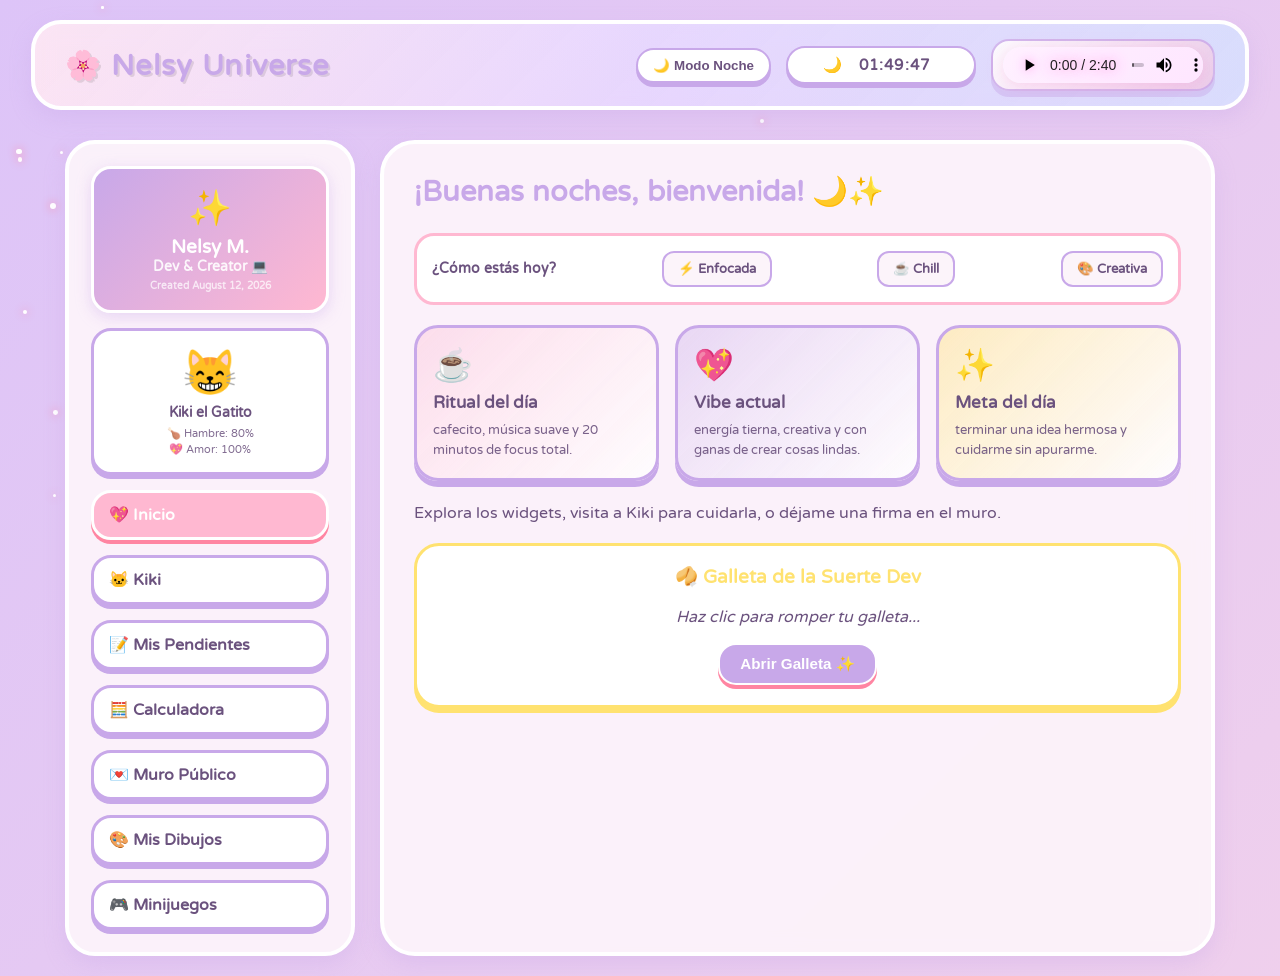
<file: index.html>
<!DOCTYPE html>
<html lang="es">
<head>
    <meta charset="UTF-8">
    <meta name="viewport" content="width=device-width, initial-scale=1.0">
    <title>Nelsy Universe ✨ - Ultra Portal Pro</title>
    <link href="https://fonts.googleapis.com/css2?family=Varela+Round&display=swap" rel="stylesheet">
    <link rel="stylesheet" href="./assets/css/styles.css">
</head>
<body>

    <div class="contenedor-universo" id="universoBox"></div>

    <!-- HEADER -->
    <header class="header-kawaii">
        <div class="logo-kawaii">🌸 Nelsy Universe</div>
        
        <div class="header-controles">
            <button class="theme-btn" id="btnTheme" onclick="toggleDarkMode()">🌙 Modo Noche</button>

            <div class="reloj-box">
                <span id="iconoHora">☀️</span>
                <span id="relojTexto">00:00:00</span>
            </div>

            <div class="audio-shell">
                <audio id="miAudio" controls>
                    <source src="./musica.mp3.mp3" type="audio/mpeg">
                </audio>
            </div>
        </div>
    </header>

    <!-- DASHBOARD -->
    <div class="dashboard-layout">
        
        <!-- SIDEBAR -->
        <aside class="sidebar-izq">
            <div class="perfil-badge" id="perfilBadge" role="button" tabindex="0" aria-haspopup="dialog" aria-label="Ver foto de Nelsy M.">
                <div style="font-size: 2.2rem;">✨</div>
                <div style="font-size: 1.2rem; margin-top: 5px;">Nelsy M.</div>
                <div style="font-size: 0.85rem; opacity: 0.9;">Dev & Creator 💻</div>
                <time class="creator-date" datetime="2026-08-12">Created August 12, 2026</time>
            </div>

            <dialog class="perfil-foto-dialog" id="perfilFotoDialog" aria-label="Foto de Nelsy M.">
                <button class="perfil-foto-cerrar" id="cerrarFotoPerfil" type="button" aria-label="Cerrar">×</button>
                <img src="./foto%20web%20site.jpg" alt="Ilustración de Nelsy M. sentada en un sofá junto a My Melody">
            </dialog>

            <!-- MASCOTA VIRTUAL -->
            <div class="pet-widget" id="petWidget" role="button" tabindex="0" aria-label="Interactuar con Kiki">
                <div class="pet-avatar" id="petEmoji" style="cursor: pointer;" title="Toca para acariciar a Kiki 💕">🐱</div>
                <div style="font-size: 0.85rem; font-weight: bold; margin-top: 4px;">Kiki el Gatito</div>
                <div style="font-size: 0.7rem; opacity: 0.85; margin-top: 5px; line-height: 1.4;">
                    <div>🍗 Hambre: <span id="petHambre">80</span>%</div>
                    <div>💖 Amor: <span id="petLove">100</span>%</div>
                </div>
            </div>

            <button class="menu-btn activo" onclick="irACapa('inicio', this)">💖 Inicio</button>
            <button class="menu-btn" onclick="irACapa('kiki', this)">🐱 Kiki</button>
            <button class="menu-btn" onclick="irACapa('metas', this)">📝 Mis Pendientes</button>
            <button class="menu-btn" onclick="irACapa('calculadora', this)">🧮 Calculadora</button>
            <button class="menu-btn" onclick="irACapa('muro', this)">💌 Muro Público</button>
            <button class="menu-btn" onclick="irACapa('dibujos', this)">🎨 Mis Dibujos</button>
            <button class="menu-btn" onclick="irACapa('juego', this)">🎮 Minijuegos</button>
        </aside>

        <!-- CONTENIDO -->
        <main class="panel-contenido">
            
            <!-- INICIO -->
            <div id="inicio" class="capa activa">
                <h2 id="saludoBienvenida">¡Bienvenida a mi espacio! ✨</h2>

                <div class="mood-box">
                    <span style="font-weight: bold; font-size: 0.9rem;">¿Cómo estás hoy?</span>
                    <button class="mood-btn" onclick="cambiarMood('⚡ Modo Foco', '¡A darle con todo al código hoy! 🔥')">⚡ Enfocada</button>
                    <button class="mood-btn" onclick="cambiarMood('☕ Modo Chill', 'Un cafecito y buenas canciones para acompañar 🎵')">☕ Chill</button>
                    <button class="mood-btn" onclick="cambiarMood('🎨 Inspirada', '¡Creando cosas hermosas e interactivas! ✨')">🎨 Creativa</button>
                </div>

                <div class="quick-grid">
                    <div class="mini-card pink-card">
                        <span class="mini-icon">☕</span>
                        <h3>Ritual del día</h3>
                        <p>cafecito, música suave y 20 minutos de focus total.</p>
                    </div>
                    <div class="mini-card purple-card">
                        <span class="mini-icon">💖</span>
                        <h3>Vibe actual</h3>
                        <p>energía tierna, creativa y con ganas de crear cosas lindas.</p>
                    </div>
                    <div class="mini-card gold-card">
                        <span class="mini-icon">✨</span>
                        <h3>Meta del día</h3>
                        <p>terminar una idea hermosa y cuidarme sin apurarme.</p>
                    </div>
                </div>
                
                <p id="mensajeMood">Explora los widgets, visita a Kiki para cuidarla, o déjame una firma en el muro.</p>
                
                <!-- FORTUNE COOKIE / ORÁCULO -->
                <div class="oracle-container">
                    <h3 style="margin-top:0; color: var(--amarillo-estrella);">🥠 Galleta de la Suerte Dev</h3>
                    <p id="oracleText" style="font-style: italic;">Haz clic para romper tu galleta...</p>
                    <button class="btn-muro" onclick="revelarSuerte()">Abrir Galleta ✨</button>
                </div>
            </div>

            <!-- KIKI EL GATITO -->
            <div id="kiki" class="capa">
                <h2 style="text-align: center;">🐱 Kiki el Gatito - Cuida de Mí 💖</h2>
                
                <div style="display: flex; justify-content: center; align-items: center; margin-top: 30px;">
                    <!-- Kiki Widget Hermosa -->
                    <div style="flex: 0 0 100%; max-width: 600px;">
                        <div class="mascota-container" id="kiki-widget-main">
                            <div class="mascota-contenido">
                                <!-- Título de la Mascota -->
                                <div class="titulo-mascota">✨ Kiki el Gatito ✨</div>

                                <!-- Bocadillo de Diálogo -->
                                <div id="mascota-dialogo" class="dialogo-bubble">¡Hola amiga! ¿Viniste a visitarme? 🥰</div>

                                <!-- Avatar de la Mascota -->
                                <div class="kiki-room-scene" id="kikiRoomScene" data-bed="rosa" data-rug="lila" data-lamp="corazon" data-plant="monstera" aria-label="Habitación acogedora de Kiki">
                                    <div class="room-window" aria-label="Ventana con cielo estrellado"><span>☾</span><i></i></div>
                                    <div class="room-wall-art" aria-hidden="true">✿</div>
                                    <div class="room-lamp" aria-hidden="true"><i></i><span></span></div>
                                    <div class="room-bed" aria-label="Cama de Kiki">
                                        <span class="room-pillow"></span><span class="room-blanket"></span>
                                    </div>
                                    <div class="room-rug" aria-hidden="true"></div>
                                    <div class="room-plant" aria-label="Planta decorativa"><i></i><i></i><i></i><span></span></div>
                                    <button id="mascota-avatar" class="mascota-avatar" type="button" aria-label="Acariciar a Kiki">🐱</button>
                                    <span class="room-state" id="kikiRoomState" aria-live="polite">Despierto</span>
                                </div>

                                <!-- Barras de Estado -->
                                <div class="stats-container">
                                    <div class="stat-box">
                                        <span>🍗 Hambre:</span>
                                        <div class="bar-bg"><div id="bar-hambre" class="bar-fill"></div></div>
                                    </div>
                                    <div class="stat-box">
                                        <span>💖 Felicidad:</span>
                                        <div class="bar-bg"><div id="bar-felicidad" class="bar-fill"></div></div>
                                    </div>
                                </div>
                            </div>
                        </div>

                        <!-- Botones de Comida Abajo -->
                        <div style="display: grid; grid-template-columns: repeat(2, 1fr); gap: 15px; margin-top: 30px; padding: 0 20px;">
                            <button class="btn-comida-accion" onclick="alimentarMascota('mango', 20); playSound('pop');">🥭 Dale Mango<br><small>+20 hambre</small></button>
                            <button class="btn-comida-accion" onclick="alimentarMascota('sushi', 30); playSound('pop');">🍣 Dale Sushi<br><small>+30 hambre</small></button>
                            <button class="btn-comida-accion" onclick="alimentarMascota('boba', 15); playSound('pop');">🧋 Dale Boba<br><small>+15 hambre</small></button>
                            <button class="btn-comida-accion" onclick="alimentarMascota('pizza', 25); playSound('pop');">🍕 Dale Pizza<br><small>+25 hambre</small></button>
                        </div>
                        <div class="room-actions">
                            <button class="btn-muro" id="sleepKikiBtn" type="button" onclick="toggleDormirKiki()">🌙 A dormir</button>
                            <button class="btn-muro reset-room-btn" id="openRoomReset" type="button">Restablecer habitación</button>
                        </div>
                        <div class="room-decor-controls">
                            <h3>Un rinconcito para Kiki</h3>
                            <label>Cama
                                <select id="bedDecor"><option value="rosa">Rosa nube</option><option value="menta">Menta</option><option value="lila">Lila</option></select>
                            </label>
                            <label>Alfombra
                                <select id="rugDecor"><option value="lila">Lila</option><option value="rosa">Rosa</option><option value="menta">Menta</option></select>
                            </label>
                            <label>Lámpara
                                <select id="lampDecor"><option value="corazon">Corazón</option><option value="luna">Lunita</option><option value="estrella" disabled>Estrella (10 corazones)</option></select>
                            </label>
                            <label>Planta
                                <select id="plantDecor"><option value="monstera">Monstera</option><option value="suculenta">Suculenta</option><option value="flor" disabled>Flor (5 corazones)</option></select>
                            </label>
                            <p id="roomUnlockMessage" class="room-unlock-message" aria-live="polite">Atrapa corazones en los minijuegos para desbloquear detalles especiales.</p>
                        </div>
                    </div>
                </div>
                <dialog class="room-reset-dialog" id="roomResetDialog">
                    <h3>¿Restablecer el rinconcito de Kiki?</h3>
                    <p>Se reiniciarán su habitación y sus estadísticas. Los récords de los juegos no cambiarán.</p>
                    <div><button class="btn-muro" id="cancelRoomReset" type="button">Conservar</button><button class="btn-muro" id="confirmRoomReset" type="button">Sí, restablecer</button></div>
                </dialog>
            </div>

            <!-- PENDIENTES -->
            <div id="metas" class="capa">
                <h2>Mis Objetivos & Tareas 📝</h2>
                <p>Anota y gestiona tus metas con guardado automático:</p>
                <div class="task-container">
                    <div class="task-input-box">
                        <input type="text" id="nuevaTareaInput" class="task-input" placeholder="Escribe una nueva tarea...">
                        <button class="btn-muro" onclick="agregarTarea()">Agregar ✨</button>
                    </div>
                    <ul class="task-list" id="listaTareas"></ul>
                </div>
            </div>

            <!-- CALCULADORA -->
            <div id="calculadora" class="capa">
                <h2 style="text-align: center;">Calculadora Kawaii ✨</h2>
                <div class="calc-wrapper">
                    <input type="text" class="pantalla" id="resultado" readonly value="0">
                    <div class="botones-calc">
                        <button onclick="limpiar(); playSound('pop');">C</button>
                        <button class="op-btn" onclick="agregar('/'); playSound('pop');">÷</button>
                        <button class="op-btn" onclick="agregar('*'); playSound('pop');">×</button>
                        <button class="op-btn" onclick="agregar('-'); playSound('pop');">-</button>

                        <button onclick="agregar('7'); playSound('pop');">7</button>
                        <button onclick="agregar('8'); playSound('pop');">8</button>
                        <button onclick="agregar('9'); playSound('pop');">9</button>
                        <button class="op-btn" onclick="agregar('+'); playSound('pop');">+</button>

                        <button onclick="agregar('4'); playSound('pop');">4</button>
                        <button onclick="agregar('5'); playSound('pop');">5</button>
                        <button onclick="agregar('6'); playSound('pop');">6</button>
                        <button style="background:var(--rosa-pastel)!important; color:white;" onclick="completado();">🌸</button>

                        <button onclick="agregar('1'); playSound('pop');">1</button>
                        <button onclick="agregar('2'); playSound('pop');">2</button>
                        <button onclick="agregar('3'); playSound('pop');">3</button>
                        <button class="igual-btn" onclick="calcular()">=</button>

                        <button onclick="agregar('0'); playSound('pop');" style="grid-column: span 2;">0</button>
                        <button onclick="agregar('.'); playSound('pop');">.</button>
                    </div>
                </div>
            </div>

            <!-- MURO -->
            <div id="muro" class="capa">
                <h2>Muro de Firmas 💌</h2>
                <div class="caja-muro">
                    <input type="text" id="nombreAmigo" class="input-muro" placeholder="Tu nombre ✨">
                    <textarea id="textoMensaje" class="input-muro" placeholder="Deja un mensaje lindo..." rows="2"></textarea>
                    <button class="btn-muro" onclick="guardarMensaje()">Enviar 💖</button>
                    <div class="lista-mensajes" id="cajaMensajes"></div>
                </div>
            </div>

            <!-- GALERÍA DE DIBUJOS -->
            <div id="dibujos" class="capa">
                <div class="galeria-heading">
                    <h2>Mis Dibujos 🎨</h2>
                    <button class="dibujo-secreto-trigger" type="button" onclick="abrirAccesoSecreto()" aria-label="Abrir acceso secreto" title="✦">✦</button>
                </div>
                <p>Dibujos para mi amorcito Dom 💖</p>
                <div class="galeria-dibujos" aria-label="Galería de dibujos">
                    <figure class="dibujo-slide">
                        <img src="./Screenshot_20261013_113149_noteit.jpg" alt="Dibujo 1 para Dom">
                    </figure>
                    <figure class="dibujo-slide" hidden>
                        <img src="./Screenshot_20261013_113141_noteit.jpg" alt="Dibujo 2 para Dom">
                    </figure>
                    <figure class="dibujo-slide" hidden>
                        <img src="./Screenshot_20261013_113122_noteit.jpg" alt="Dibujo 3 para Dom">
                    </figure>
                    <figure class="dibujo-slide" hidden>
                        <img src="./Screenshot_20261013_113111_noteit.jpg" alt="Dibujo 4 para Dom">
                    </figure>
                    <figure class="dibujo-slide" hidden>
                        <img src="./Screenshot_20261013_113054_noteit.jpg" alt="Dibujo 5 para Dom">
                    </figure>
                    <figure class="dibujo-slide" hidden>
                        <img src="./Screenshot_20261013_103505_noteit.jpg" alt="Dibujo 6 para Dom">
                    </figure>
                    <figure class="dibujo-slide" hidden>
                        <img src="./noteit_1791896940025.jpg" alt="Dibujo 7 para Dom">
                    </figure>
                    <figure class="dibujo-slide" hidden>
                        <img src="./Screenshot_20261013_171335_noteit.jpg" alt="Dibujo para Dom, 13 de octubre">
                    </figure>
                    <figure class="dibujo-slide" hidden>
                        <img src="./Screenshot_20261013_173819_noteit.jpg" alt="Dibujo para Dom, 13 de octubre">
                    </figure>
                    <figure class="dibujo-slide" hidden>
                        <img src="./Screenshot_20261014_091716_noteit.jpg" alt="Dibujo para Dom, 14 de octubre">
                    </figure>
                    <figure class="dibujo-slide" hidden>
                        <img src="./Screenshot_20261014_092754_noteit.jpg" alt="Dibujo para Dom, 14 de octubre">
                    </figure>
                    <figure class="dibujo-slide" hidden>
                        <img src="./Screenshot_20261014_200305_noteit.jpg" alt="Dibujo para Dom, 14 de octubre">
                    </figure>
                    <figure class="dibujo-slide" hidden>
                        <img src="./Screenshot_20261014_200324_noteit.jpg" alt="Dibujo para Dom, 14 de octubre">
                    </figure>
                    <figure class="dibujo-slide" hidden>
                        <img src="./Screenshot_20261014_200928_noteit.jpg" alt="Dibujo para Dom, 14 de octubre">
                    </figure>
                    <figure class="dibujo-slide" hidden>
                        <img src="./Screenshot_20261015_083305_noteit.jpg" alt="Dibujo para Dom, 15 de octubre">
                    </figure>
                    <figure class="dibujo-slide" hidden>
                        <img src="./Screenshot_20261015_083316_noteit.jpg" alt="Dibujo para Dom, 15 de octubre">
                    </figure>
                    <figure class="dibujo-slide" hidden>
                        <img src="./Screenshot_20261015_083342_noteit.jpg" alt="Dibujo para Dom, 15 de octubre">
                    </figure>
                    <figure class="dibujo-slide" hidden>
                        <img src="./1791769746828.jpg" alt="Ilustración para Dom en un universo de ciencia ficción">
                    </figure>
                    <div class="galeria-controles">
                        <button class="btn-muro" type="button" onclick="moverDibujo(-1)" aria-label="Ver dibujo anterior">←</button>
                        <span id="contadorDibujos" aria-live="polite">1 / 18</span>
                        <button class="btn-muro" type="button" onclick="moverDibujo(1)" aria-label="Ver dibujo siguiente">→</button>
                    </div>
                </div>
                <section class="portal-secreto" id="portalSecreto" hidden aria-label="Galería secreta">
                    <div class="portal-acceso" id="portalAcceso">
                        <h3>Una pequeña anomalía ✦</h3>
                        <p>Introduce la clave dimensional para cruzar.</p>
                        <form class="portal-form" id="formAccesoSecreto">
                            <input class="input-muro portal-password" id="claveSecreta" type="password" placeholder="Clave dimensional" aria-label="Clave dimensional" autocomplete="current-password">
                            <button class="btn-muro" type="submit">Abrir portal</button>
                        </form>
                        <p class="portal-mensaje" id="mensajePortal" role="status" aria-live="polite"></p>
                    </div>
                    <div class="portal-galeria" id="galeriaSecreta" hidden>
                        <div class="portal-galeria-heading">
                            <h3>Al otro lado del portal 🌀</h3>
                            <button class="btn-muro" type="button" onclick="cerrarPortalSecreto()">Cerrar portal</button>
                        </div>
                        <div class="portal-marco">
                            <figure class="dibujo-privado-slide">
                                <img src="./hide6.jpg" alt="Dibujo privado 1">
                            </figure>
                            <figure class="dibujo-privado-slide" hidden>
                                <img src="./hide2.jpg" alt="Dibujo privado 2">
                            </figure>
                            <figure class="dibujo-privado-slide" hidden>
                                <img src="./Hide.jpg" alt="Dibujo privado 3">
                            </figure>
                            <figure class="dibujo-privado-slide" hidden>
                                <img src="./ride4.jpg" alt="Dibujo privado 4">
                            </figure>
                            <div class="galeria-controles">
                                <button class="btn-muro" type="button" onclick="moverDibujoPrivado(-1)" aria-label="Ver dibujo privado anterior">←</button>
                                <span id="contadorDibujosPrivados" aria-live="polite">1 / 4</span>
                                <button class="btn-muro" type="button" onclick="moverDibujoPrivado(1)" aria-label="Ver dibujo privado siguiente">→</button>
                            </div>
                        </div>
                    </div>
                </section>
            </div>

            <!-- COLECCIÓN DE MINIJUEGOS -->
            <div id="juego" class="capa">
                <div class="games-catalog" id="gamesCatalog">
                    <h2>Mis Minijuegos 🎮</h2>
                    <p class="games-intro">Un ratito de juego en mi universo ✨</p>
                    <div class="minigames-grid">
                        <article class="minigame-card">
                            <div class="game-preview heart-preview" aria-hidden="true"><span>💖</span><i>✦</i><b>★</b></div>
                            <h3>Atrapa la Magia</h3>
                            <p>Toca los corazones y junta tantos como puedas en 30 segundos.</p>
                            <div class="game-card-record">Récord <strong id="catchBestCard">0</strong></div>
                            <button class="btn-muro game-open-btn" type="button" data-open-game="catch">Jugar ✨</button>
                        </article>
                        <article class="minigame-card">
                            <div class="game-preview portal-preview" aria-hidden="true"><span>🚀</span><i></i></div>
                            <h3>Portal de Pigmentos</h3>
                            <p>Combina colores y ayuda a la nave de Kiki a abrir portales.</p>
                            <div class="game-card-record">Récord <strong id="portalBestCard">0</strong></div>
                            <button class="btn-muro game-open-btn" type="button" data-open-game="portal">Entrar al laboratorio 🧪</button>
                        </article>
                    </div>
                </div>
                <div class="game-player" id="gamePlayer" hidden>
                    <div class="game-player-heading">
                        <button class="btn-muro" id="backToGames" type="button">← Colección</button>
                        <h2 id="activeGameTitle">Juego</h2>
                    </div>
                    <section class="catch-game-stage" id="catchGameStage" hidden aria-label="Juego Atrapa la Magia">
                        <p class="game-instructions">Toca o haz clic en cada figura antes de que aparezca otra. Tienes 30 segundos.</p>
                        <div class="catch-scoreboard"><span>Puntos <strong id="puntajeJuego">0</strong></span><span>Tiempo <strong id="catchTime">30</strong>s</span><span>Récord <strong id="catchBest">0</strong></span></div>
                        <div class="zona-juego" id="zonaJuego" aria-label="Zona para atrapar estrellas y corazones"><div id="spawnCorazon"></div></div>
                        <div class="catch-controls">
                            <button class="btn-muro" id="startCatchBtn" type="button">Iniciar</button>
                            <button class="btn-muro" id="pauseCatchBtn" type="button" disabled>Pausar</button>
                            <button class="btn-muro" id="resumeCatchBtn" type="button" disabled>Reanudar</button>
                            <button class="btn-muro" id="restartCatchBtn" type="button">Reiniciar</button>
                        </div>
                        <p id="catchStatus" class="game-status" role="status" aria-live="polite">Listos cuando tú quieras 💖</p>
                    </section>
                    <section class="portal-game-stage" id="portalGameStage" hidden aria-label="Juego Portal de Pigmentos">
                        <p class="game-instructions">Mezcla pigmentos para encontrar el color solicitado. Se guarda tu récord en este navegador.</p>
                        <iframe id="portalGameFrame" title="Portal de Pigmentos" loading="lazy" src="about:blank"></iframe>
                    </section>
                </div>
            </div>

        </main>
    </div>

    <script src="./assets/js/main.js"></script>
</body>
</html>
</file>
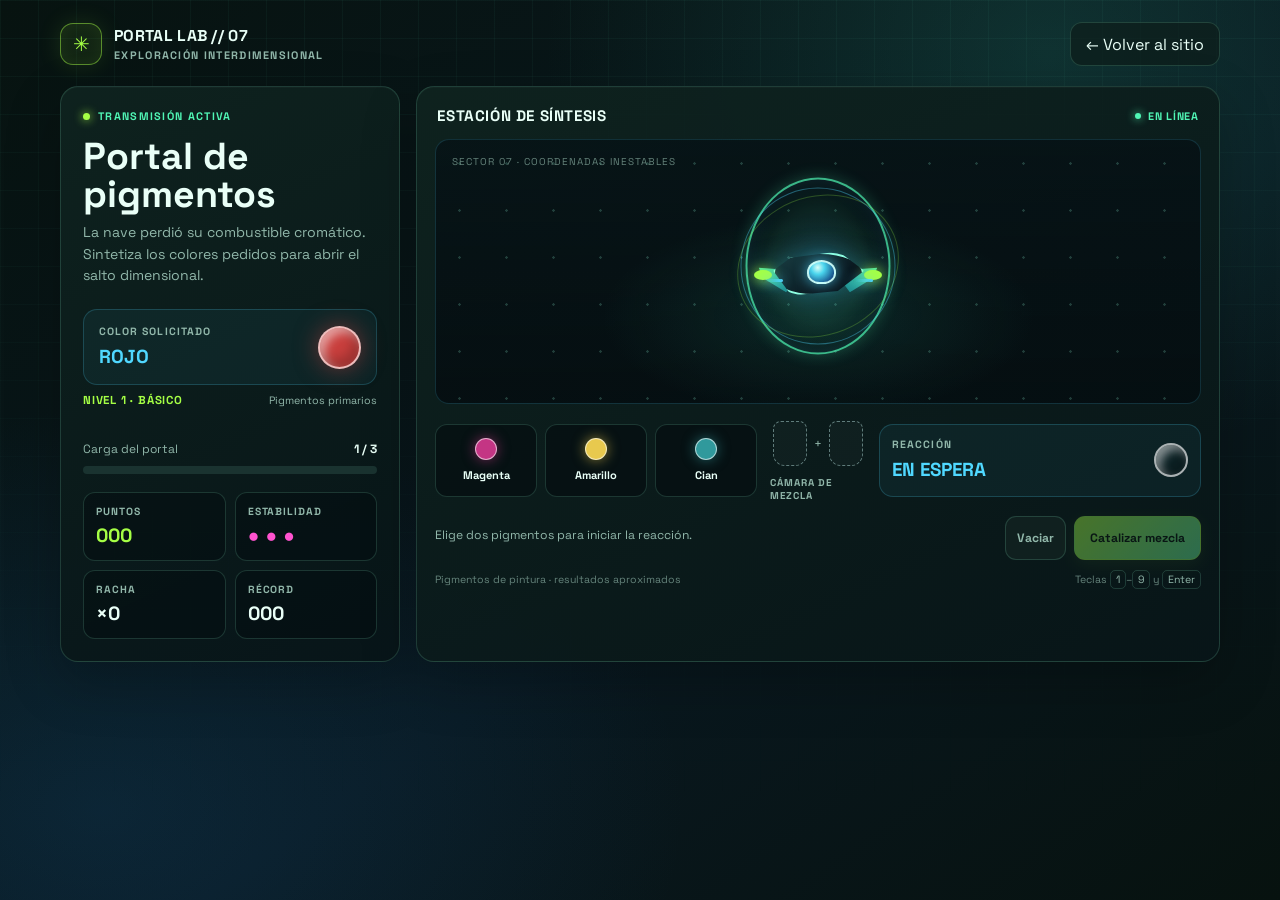
<file: game.html>
<!DOCTYPE html>
<html lang="es">
<head>
  <meta charset="UTF-8">
  <meta name="viewport" content="width=device-width, initial-scale=1.0">
  <meta name="theme-color" content="#071310">
  <title>Laboratorio de Portales</title>
  <link rel="preconnect" href="https://fonts.googleapis.com">
  <link rel="preconnect" href="https://fonts.gstatic.com" crossorigin>
  <link href="https://fonts.googleapis.com/css2?family=Space+Grotesk:wght@400;500;600;700&display=swap" rel="stylesheet">
  <style>
    :root {
      color-scheme: dark;
      --ink: #071310;
      --panel: #0d1d1b;
      --panel-soft: #102522;
      --line: rgba(142, 255, 209, 0.16);
      --text: #e9fff7;
      --muted: #91b7aa;
      --green: #a5ff45;
      --mint: #50f6b5;
      --blue: #50d8ff;
      --pink: #ff53cf;
      --yellow: #ffe64f;
      --danger: #ff5574;
    }

    * { box-sizing: border-box; }

    body {
      min-height: 100vh;
      margin: 0;
      padding: 22px;
      overflow-x: hidden;
      color: var(--text);
      background:
        radial-gradient(ellipse at 82% 6%, rgba(33, 121, 104, 0.28), transparent 34%),
        radial-gradient(ellipse at 8% 90%, rgba(21, 83, 130, 0.24), transparent 35%),
        linear-gradient(145deg, #071310, #091820 58%, #07120f);
      font-family: 'Space Grotesk', 'Trebuchet MS', sans-serif;
    }

    body::before {
      position: fixed;
      inset: 0;
      z-index: -1;
      background-image: linear-gradient(rgba(103, 233, 194, 0.045) 1px, transparent 1px), linear-gradient(90deg, rgba(103, 233, 194, 0.045) 1px, transparent 1px);
      background-size: 38px 38px;
      content: '';
      mask-image: linear-gradient(to bottom, black, transparent 92%);
      pointer-events: none;
    }

    button, a { font: inherit; }
    button { touch-action: manipulation; }

    .shell { width: min(1160px, 100%); margin: 0 auto; }

    .topbar {
      display: flex;
      align-items: center;
      justify-content: space-between;
      gap: 16px;
      margin-bottom: 20px;
    }

    body.embedded { padding: 8px; }
    body.embedded .topbar { display: none; }

    .brand { display: flex; align-items: center; gap: 12px; }
    .brand-mark {
      display: grid;
      width: 42px;
      aspect-ratio: 1;
      place-items: center;
      border: 1px solid rgba(165, 255, 69, 0.48);
      border-radius: 13px;
      color: var(--green);
      background: rgba(165, 255, 69, 0.08);
      box-shadow: 0 0 25px rgba(165, 255, 69, 0.12), inset 0 0 15px rgba(165, 255, 69, 0.06);
      font-size: 1.25rem;
    }

    .brand-copy { display: grid; gap: 2px; }
    .brand-copy strong { font-size: 0.98rem; letter-spacing: 0.02em; }
    .brand-copy span, .eyebrow { color: var(--muted); font-size: 0.68rem; font-weight: 700; letter-spacing: 0.12em; text-transform: uppercase; }

    .back-link {
      display: inline-flex;
      min-height: 44px;
      align-items: center;
      justify-content: center;
      padding: 0 15px;
      border: 1px solid var(--line);
      border-radius: 12px;
      color: var(--text);
      background: rgba(13, 29, 27, 0.7);
      text-decoration: none;
      transition: border-color 160ms ease, background 160ms ease;
    }
    .back-link:hover { border-color: var(--mint); background: rgba(80, 246, 181, 0.08); }

    .game-layout {
      display: grid;
      grid-template-columns: minmax(220px, 0.72fr) minmax(0, 1.7fr);
      gap: 16px;
      align-items: stretch;
    }

    .mission-panel, .lab-panel {
      border: 1px solid var(--line);
      border-radius: 18px;
      background: linear-gradient(155deg, rgba(15, 35, 31, 0.94), rgba(8, 21, 24, 0.95));
      box-shadow: 0 20px 55px rgba(0, 0, 0, 0.24), inset 0 1px rgba(255,255,255,0.025);
    }

    .mission-panel { display: flex; flex-direction: column; padding: 22px; }
    .eyebrow { display: flex; align-items: center; gap: 8px; color: var(--mint); }
    .signal { width: 7px; height: 7px; border-radius: 50%; background: var(--green); box-shadow: 0 0 10px var(--green); }
    h1 { margin: 14px 0 8px; font-size: clamp(1.7rem, 3vw, 2.35rem); line-height: 1.02; }
    .mission-copy { margin: 0 0 22px; color: var(--muted); font-size: 0.88rem; line-height: 1.55; }

    .target-block {
      display: grid;
      grid-template-columns: 1fr auto;
      align-items: center;
      gap: 12px;
      padding: 15px;
      border: 1px solid rgba(80, 216, 255, 0.2);
      border-radius: 14px;
      background: rgba(80, 216, 255, 0.055);
    }
    .target-label { display: grid; gap: 6px; }
    .target-label span { color: var(--muted); font-size: 0.66rem; font-weight: 700; letter-spacing: 0.1em; text-transform: uppercase; }
    .target-label strong { color: var(--blue); font-size: 1.18rem; text-transform: uppercase; }
    .target-orb {
      width: 43px;
      aspect-ratio: 1;
      border: 2px solid rgba(255,255,255,0.65);
      border-radius: 50%;
      background: var(--target-color, #ff3b58);
      box-shadow: 0 0 23px color-mix(in srgb, var(--target-color, #ff3b58) 52%, transparent), inset -6px -7px 12px rgba(0,0,0,0.22), inset 5px 5px 10px rgba(255,255,255,0.5);
    }

    .progress-area { margin: 20px 0 18px; }
    .progress-label { display: flex; justify-content: space-between; gap: 12px; margin-bottom: 9px; color: var(--muted); font-size: 0.75rem; }
    .progress-label strong { color: var(--text); }
    .progress-track { height: 8px; overflow: hidden; border-radius: 20px; background: #1a3330; }
    .progress-fill { width: 0; height: 100%; border-radius: inherit; background: linear-gradient(90deg, var(--mint), var(--green)); box-shadow: 0 0 12px rgba(165,255,69,0.5); transition: width 260ms ease; }

    .stats { display: grid; grid-template-columns: 1fr 1fr; gap: 9px; }
    .stat { padding: 12px; border: 1px solid var(--line); border-radius: 12px; background: rgba(4, 13, 15, 0.45); }
    .stat span { display: block; margin-bottom: 5px; color: var(--muted); font-size: 0.65rem; font-weight: 700; letter-spacing: 0.09em; text-transform: uppercase; }
    .stat strong { font-size: 1.2rem; }
    .stat strong.score { color: var(--green); }
    .lives { display: flex; gap: 5px; color: var(--pink); font-size: 0.9rem; letter-spacing: 0.03em; }

    .level-row { display: flex; align-items: center; justify-content: space-between; gap: 10px; margin: 8px 0 14px; }
    .level-name { color: var(--green); font-size: 0.72rem; font-weight: 700; letter-spacing: 0.07em; text-transform: uppercase; }
    .level-difficulty { color: var(--muted); font-size: 0.67rem; }

    .lab-panel { min-width: 0; padding: 18px; }
    .lab-heading { display: flex; align-items: center; justify-content: space-between; gap: 12px; margin: 1px 2px 14px; }
    .lab-heading h2 { margin: 0; font-size: 0.95rem; letter-spacing: 0.04em; }
    .online { display: inline-flex; align-items: center; gap: 7px; color: var(--mint); font-size: 0.68rem; font-weight: 700; letter-spacing: 0.07em; text-transform: uppercase; }
    .online::before { width: 6px; height: 6px; border-radius: 50%; background: var(--mint); box-shadow: 0 0 9px var(--mint); content: ''; }

    .viewport {
      position: relative;
      display: grid;
      min-height: 265px;
      place-items: center;
      overflow: hidden;
      border: 1px solid rgba(80, 216, 255, 0.16);
      border-radius: 14px;
      background: radial-gradient(ellipse at 50% 67%, rgba(30, 115, 99, 0.24), transparent 40%), linear-gradient(180deg, rgba(5,16,21,0.7), rgba(5,14,17,0.92));
    }
    .viewport::before, .viewport::after { position: absolute; inset: 0; pointer-events: none; content: ''; }
    .viewport::before { background: radial-gradient(circle, rgba(148,255,222,0.52) 1px, transparent 1.5px); background-size: 47px 47px; opacity: 0.36; }
    .viewport::after { background: linear-gradient(transparent 48%, rgba(80,246,181,0.08) 50%, transparent 52%); background-size: 100% 8px; opacity: 0.45; }

    .dimension-label { position: absolute; top: 15px; left: 16px; z-index: 1; color: rgba(145,183,170,0.68); font-size: 0.62rem; letter-spacing: 0.1em; text-transform: uppercase; }
    .portal {
      position: absolute;
      top: 48%;
      left: 50%;
      width: clamp(92px, 21%, 145px);
      aspect-ratio: 1 / 1.22;
      border: 2px solid rgba(80,246,181,0.72);
      border-radius: 50%;
      background: radial-gradient(ellipse, rgba(80,216,255,0.17), rgba(80,246,181,0.08) 46%, transparent 68%);
      box-shadow: 0 0 16px rgba(80,246,181,0.24), inset 0 0 20px rgba(80,216,255,0.12);
      transform: translate(-50%, -50%);
      animation: portalPulse 3.5s ease-in-out infinite;
    }
    .portal::before, .portal::after { position: absolute; inset: 8px -7px; border: 1px solid rgba(80,216,255,0.38); border-radius: 50%; content: ''; }
    .portal::after { inset: 17px -12px; border-color: rgba(165,255,69,0.24); transform: rotate(-22deg); }
    @keyframes portalPulse { 50% { box-shadow: 0 0 30px rgba(80,246,181,0.42), inset 0 0 28px rgba(80,216,255,0.2); } }

    .ship {
      position: absolute;
      top: 50%;
      left: 50%;
      z-index: 2;
      width: 128px;
      height: 82px;
      transform: translate(-50%, -50%);
      filter: drop-shadow(0 0 12px rgba(80,216,255,0.26));
      animation: shipFloat 3.6s ease-in-out infinite;
    }
    @keyframes shipFloat { 50% { translate: 0 -6px; } }
    .ship-body { position: absolute; top: 21px; left: 19px; width: 91px; height: 44px; border: 2px solid #8fffe2; border-radius: 46% 48% 40% 44%; background: linear-gradient(145deg, #183e43, #0a171f 70%); clip-path: polygon(0 44%, 19% 14%, 72% 0, 100% 44%, 71% 90%, 20% 100%); }
    .ship-wing { position: absolute; top: 33px; width: 42px; height: 25px; background: linear-gradient(135deg, #50f6b5, #177c8b); clip-path: polygon(0 40%, 100% 0, 80% 100%, 18% 75%); }
    .ship-wing.left { left: 3px; transform: rotate(18deg); }
    .ship-wing.right { right: 3px; transform: scaleX(-1) rotate(18deg); }
    .cockpit { position: absolute; top: 29px; left: 53px; width: 29px; height: 24px; border: 2px solid rgba(207,255,249,0.92); border-radius: 50% 50% 44% 44%; background: radial-gradient(circle at 35% 28%, #dbfff8, #4ad5ed 31%, #16508a 80%); box-shadow: 0 0 14px rgba(80,216,255,0.75); }
    .engine { position: absolute; top: 39px; left: 0; width: 18px; height: 10px; border-radius: 50%; background: var(--green); box-shadow: 0 0 13px var(--green); }
    .engine.right { left: auto; right: 0; }
    .thruster { position: absolute; top: 48px; left: 9px; width: 20px; height: 3px; border-radius: 8px; background: linear-gradient(90deg, transparent, var(--blue)); box-shadow: 0 0 12px var(--blue); }
    .thruster.right { left: auto; right: 9px; }

    .mix-station { display: grid; grid-template-columns: minmax(0, 1fr) 96px minmax(0, 1fr); gap: 13px; align-items: center; margin-top: 14px; }
    .reagents { display: grid; grid-template-columns: repeat(3, minmax(0, 1fr)); gap: 8px; }
    .reagent {
      display: grid;
      min-width: 0;
      min-height: 73px;
      justify-items: center;
      align-content: center;
      gap: 8px;
      padding: 8px 4px;
      border: 1px solid var(--line);
      border-radius: 12px;
      color: var(--text);
      background: rgba(4, 13, 15, 0.6);
      cursor: pointer;
      transition: transform 140ms ease, border-color 140ms ease, background 140ms ease;
    }
    .reagent:hover { transform: translateY(-2px); border-color: var(--reagent); }
    .reagent[aria-pressed="true"] { border-color: var(--reagent); background: color-mix(in srgb, var(--reagent) 12%, #0b1b1c); box-shadow: inset 0 0 14px color-mix(in srgb, var(--reagent) 11%, transparent); }
    .reagent:disabled { opacity: 0.48; cursor: default; }
    .reagent-dot { width: 22px; aspect-ratio: 1; border: 1px solid rgba(255,255,255,0.6); border-radius: 50%; background: var(--reagent); box-shadow: 0 0 13px color-mix(in srgb, var(--reagent) 60%, transparent); }
    .reagent-name { font-size: 0.69rem; font-weight: 700; }

    .mix-bowl { display: grid; justify-items: center; gap: 8px; }
    .vials { display: flex; align-items: center; justify-content: center; gap: 7px; min-height: 50px; }
    .vial { display: grid; width: 34px; height: 45px; place-items: center; border: 1px solid rgba(207,255,249,0.42); border-radius: 8px 8px 12px 12px; background: linear-gradient(to bottom, rgba(255,255,255,0.12) 0 13%, var(--vial-color) 14% 86%, rgba(255,255,255,0.18) 87%); box-shadow: inset 0 0 8px rgba(255,255,255,0.18), 0 0 10px color-mix(in srgb, var(--vial-color) 45%, transparent); }
    .vial.empty { border-style: dashed; background: rgba(255,255,255,0.025); box-shadow: none; }
    .plus { color: var(--muted); font-size: 0.8rem; }
    .bowl-label { color: var(--muted); font-size: 0.62rem; font-weight: 700; letter-spacing: 0.09em; text-transform: uppercase; }

    .lab-controls { display: flex; align-items: center; justify-content: space-between; gap: 12px; margin-top: 14px; }
    .status { min-height: 22px; color: var(--muted); font-size: 0.76rem; line-height: 1.4; }
    .status[data-state="good"] { color: var(--green); }
    .status[data-state="bad"] { color: #ff8da1; }
    .control-buttons { display: flex; flex: 0 0 auto; gap: 8px; }
    .action-btn {
      min-height: 44px;
      padding: 0 15px;
      border: 1px solid rgba(165,255,69,0.55);
      border-radius: 11px;
      color: #0a1710;
      background: linear-gradient(135deg, var(--green), #63ed9f);
      box-shadow: 0 5px 18px rgba(165,255,69,0.14);
      font-size: 0.76rem;
      font-weight: 800;
      cursor: pointer;
      transition: transform 150ms ease, filter 150ms ease;
    }
    .action-btn:hover { transform: translateY(-1px); filter: brightness(1.08); }
    .action-btn:disabled { opacity: 0.4; cursor: default; transform: none; }
    .clear-btn { min-width: 44px; padding: 0 11px; border-color: var(--line); color: var(--muted); background: #10201f; box-shadow: none; }

    .result-flash { animation: flash 450ms ease; }
    @keyframes flash { 50% { box-shadow: inset 0 0 45px rgba(165,255,69,0.25), 0 0 24px rgba(80,216,255,0.3); } }
    .shake { animation: shake 300ms ease; }
    @keyframes shake { 25% { translate: -5px 0; } 75% { translate: 5px 0; } }
    .viewport.jumping .ship { animation: shipJump 950ms cubic-bezier(0.2, 0.7, 0.25, 1) forwards; }
    .viewport.crashing .ship { animation: shipCrash 850ms cubic-bezier(0.45, 0, 0.8, 0.4) forwards; }
    .crash-burst { position: absolute; top: 50%; left: 50%; z-index: 3; width: 16px; aspect-ratio: 1; border: 2px solid #fff3a8; border-radius: 50%; opacity: 0; background: radial-gradient(circle, #fff 0 8%, #ffe66b 10% 23%, #ff7b45 28% 44%, rgba(255,69,101,0.1) 68%, transparent 70%); box-shadow: 0 0 18px #ff9b46; transform: translate(-50%, -50%); pointer-events: none; }
    .viewport.crashing .crash-burst { animation: crashBurst 850ms ease-out forwards; }
    .viewport.jumping .portal { animation: portalJump 950ms ease-in forwards; }
    @keyframes shipJump { 0% { transform: translate(-50%, -50%) scale(1); opacity: 1; } 58% { transform: translate(-50%, -63%) scale(0.8); opacity: 1; } 100% { transform: translate(-50%, -135%) scale(0.12); opacity: 0; } }
    @keyframes shipCrash { 0% { transform: translate(-50%, -50%) rotate(0) scale(1); opacity: 1; } 38% { transform: translate(-46%, -42%) rotate(18deg) scale(1.05); opacity: 1; } 100% { transform: translate(10%, 35%) rotate(125deg) scale(0.25); opacity: 0; } }
    @keyframes crashBurst { 0% { width: 12px; opacity: 0; } 24% { opacity: 1; } 100% { width: 220px; opacity: 0; } }
    @keyframes portalJump { 0%, 35% { box-shadow: 0 0 16px rgba(80,246,181,0.24), inset 0 0 20px rgba(80,216,255,0.12); } 70%, 100% { box-shadow: 0 0 55px rgba(165,255,69,0.8), inset 0 0 55px rgba(80,216,255,0.7); transform: translate(-50%, -50%) scale(1.2); } }

    .footer-line { display: flex; justify-content: space-between; gap: 12px; margin-top: 13px; color: rgba(145,183,170,0.68); font-size: 0.66rem; }
    .footer-line kbd { padding: 2px 5px; border: 1px solid var(--line); border-radius: 5px; color: var(--muted); font: inherit; }

    .end-overlay { position: fixed; inset: 0; z-index: 5; display: grid; padding: 20px; place-items: center; background: rgba(2, 8, 10, 0.76); backdrop-filter: blur(10px); }
    .end-overlay[hidden] { display: none; }
    .end-card { width: min(390px, 100%); padding: 26px; border: 1px solid rgba(80,246,181,0.35); border-radius: 18px; background: #0b1a19; box-shadow: 0 0 45px rgba(80,246,181,0.12); text-align: center; }
    .end-card .eyebrow { justify-content: center; }
    .end-card h2 { margin: 13px 0 8px; font-size: 1.7rem; }
    .end-card p { margin: 0 0 20px; color: var(--muted); line-height: 1.5; }

    @media (max-width: 760px) {
      body { padding: 14px; }
      .topbar { margin-bottom: 14px; }
      .game-layout { grid-template-columns: minmax(0, 1fr); gap: 12px; }
      .mission-panel { padding: 17px; }
      .mission-copy { margin-bottom: 15px; }
      .progress-area { margin: 15px 0 13px; }
      .lab-panel { padding: 13px; }
      .viewport { min-height: clamp(210px, 46vw, 285px); }
    }

    @media (max-width: 430px) {
      body { padding: 10px; }
      .brand-mark { width: 38px; border-radius: 11px; }
      .brand-copy strong { font-size: 0.88rem; }
      .brand-copy span { font-size: 0.58rem; }
      .back-link { min-height: 42px; padding: 0 11px; font-size: 0.8rem; }
      .mission-panel { padding: 14px; }
      .target-block { padding: 12px; }
      .lab-panel { padding: 10px; }
      .lab-heading { margin-bottom: 10px; }
      .viewport { min-height: 195px; }
      .mix-station { grid-template-columns: minmax(0, 1fr); gap: 10px; margin-top: 11px; }
      .mix-bowl { grid-row: 1; grid-template-columns: auto 1fr; justify-content: center; gap: 9px; }
      .vials { min-height: 42px; }
      .vial { width: 29px; height: 39px; }
      .reagents { grid-row: 2; }
      .reagent { min-height: 66px; }
      .lab-controls { align-items: flex-start; flex-direction: column; gap: 9px; margin-top: 11px; }
      .status { min-height: 20px; }
      .control-buttons { width: 100%; }
      .control-buttons .action-btn:first-child { flex: 1; }
      .footer-line { font-size: 0.6rem; }
    }

    @media (prefers-reduced-motion: reduce) {
      *, *::before, *::after { scroll-behavior: auto !important; animation-duration: 0.01ms !important; animation-iteration-count: 1 !important; transition-duration: 0.01ms !important; }
    }
  </style>
</head>
<body>
  <main class="shell">
    <header class="topbar">
      <div class="brand">
        <div class="brand-mark" aria-hidden="true">✳</div>
        <div class="brand-copy">
          <strong>PORTAL LAB // 07</strong>
          <span>Exploración interdimensional</span>
        </div>
      </div>
      <a class="back-link" href="./index.html">← Volver al sitio</a>
    </header>

    <section class="game-layout" aria-label="Laboratorio de mezcla de colores">
      <aside class="mission-panel">
        <div class="eyebrow"><i class="signal" aria-hidden="true"></i> Transmisión activa</div>
        <h1>Portal de<br>pigmentos</h1>
        <p class="mission-copy">La nave perdió su combustible cromático. Sintetiza los colores pedidos para abrir el salto dimensional.</p>

        <div class="target-block" aria-live="polite">
          <div class="target-label">
            <span>Color solicitado</span>
            <strong id="targetName">Rojo</strong>
          </div>
          <div class="target-orb" id="targetOrb" aria-label="Color rojo solicitado"></div>
        </div>

        <div class="level-row"><span class="level-name" id="levelName">Nivel 1 · Básico</span><span class="level-difficulty" id="levelDifficulty">Pigmentos primarios</span></div>

        <div class="progress-area">
          <div class="progress-label"><span>Carga del portal</span><strong id="progressText">1 / 3</strong></div>
          <div class="progress-track" role="progressbar" aria-label="Progreso del nivel" aria-valuemin="0" aria-valuemax="3" aria-valuenow="0">
            <div class="progress-fill" id="progressFill"></div>
          </div>
        </div>

        <div class="stats">
          <div class="stat"><span>Puntos</span><strong class="score" id="scoreText">000</strong></div>
          <div class="stat"><span>Estabilidad</span><strong class="lives" id="livesText" aria-label="Tres intentos">● ● ●</strong></div>
          <div class="stat"><span>Racha</span><strong id="streakText">×0</strong></div>
          <div class="stat"><span>Récord</span><strong id="bestText">000</strong></div>
        </div>

      </aside>

      <section class="lab-panel" aria-label="Estación de síntesis">
        <div class="lab-heading">
          <h2>ESTACIÓN DE SÍNTESIS</h2>
          <span class="online">En línea</span>
        </div>

        <div class="viewport" id="viewport">
          <span class="dimension-label">Sector 07 · coordenadas inestables</span>
          <div class="portal" aria-hidden="true"></div>
          <div class="crash-burst" aria-hidden="true"></div>
          <div class="ship" role="img" aria-label="Navecita lista para atravesar el portal">
            <span class="ship-wing left"></span><span class="ship-wing right"></span>
            <span class="ship-body"></span><span class="cockpit"></span>
            <span class="engine"></span><span class="engine right"></span>
            <span class="thruster"></span><span class="thruster right"></span>
          </div>
        </div>

        <div class="mix-station">
          <div class="reagents" role="group" aria-label="Reactivos de color">
          </div>

          <div class="mix-bowl" aria-label="Mezcla seleccionada">
            <div class="vials" id="vials" aria-live="polite">
              <span class="vial empty"></span><span class="plus">+</span><span class="vial empty"></span>
            </div>
            <span class="bowl-label">Cámara de mezcla</span>
          </div>

          <div class="target-block" style="padding:12px; min-height:73px;">
            <div class="target-label"><span>Reacción</span><strong id="reactionName">En espera</strong></div>
            <div class="target-orb" id="mixOrb" style="--target-color: transparent; width:34px;" aria-hidden="true"></div>
          </div>
        </div>

        <div class="lab-controls">
          <div class="status" id="statusText" role="status" aria-live="polite">Elige dos pigmentos para iniciar la reacción.</div>
          <div class="control-buttons">
            <button class="action-btn clear-btn" id="clearBtn" type="button" aria-label="Vaciar mezcla">Vaciar</button>
            <button class="action-btn" id="mixBtn" type="button" disabled>Catalizar mezcla</button>
          </div>
        </div>
        <div class="footer-line"><span>Pigmentos de pintura · resultados aproximados</span><span>Teclas <kbd>1</kbd>–<kbd>9</kbd> y <kbd>Enter</kbd></span></div>
      </section>
    </section>
  </main>

  <div class="end-overlay" id="endOverlay" hidden>
    <section class="end-card" role="dialog" aria-modal="true" aria-labelledby="endTitle">
      <div class="eyebrow" id="endEyebrow">Salto completado</div>
      <h2 id="endTitle">¡Dimensión abierta!</h2>
      <p id="endCopy">La nave atravesó el portal.</p>
      <button class="action-btn" id="restartBtn" type="button">Otra misión</button>
    </section>
  </div>

  <script>
    if (new URLSearchParams(window.location.search).get('embed') === '1') {
      document.body.classList.add('embedded');
    }

    function readPortalBest() {
      try {
        const value = Number(window.localStorage.getItem('portal_lab_best'));
        return Number.isFinite(value) ? Math.max(0, value) : 0;
      } catch {
        return 0;
      }
    }

    function savePortalBest(value) {
      try { window.localStorage.setItem('portal_lab_best', String(value)); } catch {}
    }

    const pigments = {
      magenta: { name: 'Magenta', hex: '#c43584' },
      amarillo: { name: 'Amarillo', hex: '#e8c94e' },
      cian: { name: 'Cian', hex: '#30999c' },
      rojo: { name: 'Rojo', hex: '#c93f3d' },
      verde: { name: 'Verde', hex: '#527a47' },
      azul: { name: 'Azul', hex: '#3d63a0' },
      naranja: { name: 'Naranja', hex: '#d77c36' },
      violeta: { name: 'Violeta', hex: '#76549a' },
      turquesa: { name: 'Turquesa', hex: '#398f88' },
      lima: { name: 'Verde lima', hex: '#9ba83c' },
      marron: { name: 'Marrón', hex: '#72503b' },
      oliva: { name: 'Verde oliva', hex: '#77713c' },
      neutro: { name: 'Neutro oscuro', hex: '#383a37' }
    };
    const mixtures = [
      { name: 'Rojo', ingredients: ['magenta', 'amarillo'], hex: '#c93f3d' },
      { name: 'Verde', ingredients: ['amarillo', 'cian'], hex: '#527a47' },
      { name: 'Azul', ingredients: ['cian', 'magenta'], hex: '#3d63a0' },
      { name: 'Naranja', ingredients: ['rojo', 'amarillo'], hex: '#d77c36' },
      { name: 'Violeta', ingredients: ['rojo', 'azul'], hex: '#76549a' },
      { name: 'Turquesa', ingredients: ['azul', 'verde'], hex: '#398f88' },
      { name: 'Verde lima', ingredients: ['amarillo', 'verde'], hex: '#9ba83c' },
      { name: 'Marrón', ingredients: ['naranja', 'azul'], hex: '#72503b' },
      { name: 'Verde oliva', ingredients: ['verde', 'rojo', 'amarillo'], hex: '#77713c' },
      { name: 'Neutro oscuro', ingredients: ['magenta', 'amarillo', 'cian'], hex: '#383a37' }
    ];
    const mixtureByName = new Map(mixtures.map((mixture) => [mixture.name, mixture]));
    const levels = [
      {
        title: 'Nivel 1 · Básico',
        difficulty: 'Pigmentos primarios',
        palette: ['magenta', 'amarillo', 'cian'],
        targetNames: ['Rojo', 'Verde', 'Azul']
      },
      {
        title: 'Nivel 2 · Intermedio',
        difficulty: 'Colores secundarios',
        palette: ['magenta', 'amarillo', 'cian', 'rojo', 'verde', 'azul'],
        targetNames: ['Naranja', 'Violeta', 'Turquesa', 'Verde lima']
      },
      {
        title: 'Nivel 3 · Avanzado',
        difficulty: 'Mezclas complejas',
        palette: ['magenta', 'amarillo', 'cian', 'rojo', 'verde', 'azul', 'naranja', 'violeta', 'turquesa', 'lima'],
        targetNames: ['Marrón', 'Verde oliva', 'Neutro oscuro']
      }
    ];
    levels.forEach((level) => {
      level.targets = level.targetNames.map((name) => mixtureByName.get(name));
    });
    const maxLives = 3;
    const selected = [];
    let levelIndex = 0;
    let round = 0;
    let score = 0;
    let lives = maxLives;
    let streak = 0;
    let missionLocked = false;
    let best = readPortalBest();
    let currentTarget = levels[0].targets[0];

    const reagentTray = document.querySelector('.reagents');
    const vials = document.getElementById('vials');
    const mixButton = document.getElementById('mixBtn');
    const clearButton = document.getElementById('clearBtn');
    const statusText = document.getElementById('statusText');
    const targetOrb = document.getElementById('targetOrb');
    const viewport = document.getElementById('viewport');
    const endOverlay = document.getElementById('endOverlay');

    function setStatus(message, state = '') {
      statusText.textContent = message;
      statusText.dataset.state = state;
    }

    function ingredientKey(ingredients) {
      return [...ingredients].sort().join('+');
    }

    function currentLevel() {
      return levels[levelIndex];
    }

    function renderReagents() {
      reagentTray.replaceChildren();
      currentLevel().palette.forEach((color, index) => {
        const button = document.createElement('button');
        button.className = 'reagent';
        button.type = 'button';
        button.dataset.color = color;
        button.style.setProperty('--reagent', pigments[color].hex);
        button.setAttribute('aria-pressed', 'false');
        button.setAttribute('aria-label', `Añadir pigmento ${pigments[color].name.toLowerCase()}`);
        button.innerHTML = '<span class="reagent-dot" aria-hidden="true"></span><span class="reagent-name"></span>';
        button.querySelector('.reagent-name').textContent = pigments[color].name;
        button.addEventListener('click', () => choosePigment(color));
        button.dataset.shortcut = String(index + 1);
        reagentTray.append(button);
      });
    }

    function renderSelection() {
      vials.replaceChildren();
      const ingredientCount = currentTarget.ingredients.length;
      for (let index = 0; index < ingredientCount; index += 1) {
        const vial = document.createElement('span');
        if (selected[index]) {
          vial.className = 'vial';
          vial.style.setProperty('--vial-color', pigments[selected[index]].hex);
          vial.setAttribute('aria-label', pigments[selected[index]].name);
        } else {
          vial.className = 'vial empty';
          vial.setAttribute('aria-hidden', 'true');
        }
        vials.append(vial);
        if (index === 0) {
          const plus = document.createElement('span');
          plus.className = 'plus';
          plus.textContent = '+';
          vials.append(plus);
        }
      }
      reagentTray.querySelectorAll('.reagent').forEach((button) => {
        button.setAttribute('aria-pressed', String(selected.includes(button.dataset.color)));
        button.disabled = selected.length >= ingredientCount;
      });
      mixButton.disabled = selected.length !== ingredientCount;
    }

    function nextTarget() {
      currentTarget = currentLevel().targets[round];
      document.getElementById('targetName').textContent = currentTarget.name;
      targetOrb.style.setProperty('--target-color', currentTarget.hex);
      targetOrb.setAttribute('aria-label', `Color ${currentTarget.name.toLowerCase()} solicitado`);
    }

    function updateHud() {
      const level = currentLevel();
      const levelTargetCount = level.targets.length;
      document.getElementById('levelName').textContent = level.title;
      document.getElementById('levelDifficulty').textContent = level.difficulty;
      document.getElementById('scoreText').textContent = String(score).padStart(3, '0');
      document.getElementById('bestText').textContent = String(best).padStart(3, '0');
      document.getElementById('streakText').textContent = `×${streak}`;
      document.getElementById('livesText').textContent = `${'● '.repeat(lives)}${'○ '.repeat(maxLives - lives)}`.trim();
      document.getElementById('livesText').setAttribute('aria-label', `${lives} de ${maxLives} intentos restantes`);
      document.getElementById('progressText').textContent = `${Math.min(round + 1, levelTargetCount)} / ${levelTargetCount}`;
      const progress = document.querySelector('[role="progressbar"]');
      progress.setAttribute('aria-valuemax', String(levelTargetCount));
      progress.setAttribute('aria-valuenow', String(round));
      document.getElementById('progressFill').style.width = `${round / levelTargetCount * 100}%`;
    }

    function choosePigment(color) {
      if (missionLocked || selected.length >= currentTarget.ingredients.length || selected.includes(color)) return;
      selected.push(color);
      renderSelection();
      setStatus(selected.length === currentTarget.ingredients.length ? 'Mezcla lista para catalizar.' : 'Añade otro pigmento.');
    }

    function clearMixture() {
      if (missionLocked) return;
      selected.length = 0;
      renderSelection();
      document.getElementById('reactionName').textContent = 'En espera';
      document.getElementById('mixOrb').style.setProperty('--target-color', 'transparent');
      setStatus('Elige dos pigmentos para iniciar la reacción.');
    }

    function finishMission(won) {
      endOverlay.hidden = false;
      document.getElementById('endEyebrow').textContent = won ? 'Salto completado' : 'Señal perdida';
      document.getElementById('endTitle').textContent = won ? '¡Dimensión abierta!' : '¡La nave necesita recarga!';
      document.getElementById('endCopy').textContent = won
        ? `Completaste los tres niveles y obtuviste ${score} puntos.`
        : `La misión terminó con ${score} puntos. Prueba otra combinación.`;
      document.getElementById('restartBtn').focus();
    }

    function animateFinish(won) {
      missionLocked = true;
      reagentTray.querySelectorAll('.reagent').forEach((button) => { button.disabled = true; });
      mixButton.disabled = true;
      clearButton.disabled = true;
      viewport.classList.add(won ? 'jumping' : 'crashing');
      setStatus(won ? '¡Impulso al portal!' : '¡Alerta! La nave perdió estabilidad.', won ? 'good' : 'bad');
      window.setTimeout(() => finishMission(won), 950);
    }

    function catalyze() {
      if (missionLocked || selected.length !== currentTarget.ingredients.length) return;
      const mixtureKey = ingredientKey(selected);
      const requestedKey = ingredientKey(currentTarget.ingredients);
      const mixedColor = mixtures.find((mixture) => ingredientKey(mixture.ingredients) === mixtureKey);
      const mixOrb = document.getElementById('mixOrb');
      document.getElementById('reactionName').textContent = mixedColor ? mixedColor.name : 'Mezcla turbia';
      mixOrb.style.setProperty('--target-color', mixedColor ? mixedColor.hex : '#75818a');

      if (mixtureKey === requestedKey) {
        round += 1;
        streak += 1;
        score += 100 + Math.min(streak - 1, 5) * 25;
        if (score > best) {
          best = score;
          savePortalBest(best);
        }
        setStatus(`Resultado: ${mixedColor.name}. ¡Color sintetizado!`, 'good');
        viewport.classList.remove('result-flash');
        void viewport.offsetWidth;
        viewport.classList.add('result-flash');
        selected.length = 0;
        if (round >= currentLevel().targets.length) {
          if (levelIndex === levels.length - 1) {
            updateHud();
            animateFinish(true);
            return;
          }
          levelIndex += 1;
          round = 0;
          renderReagents();
          nextTarget();
          setStatus(`${currentLevel().title}: nueva paleta desbloqueada.`, 'good');
        } else {
          nextTarget();
        }
        updateHud();
        renderSelection();
      } else {
        lives -= 1;
        streak = 0;
        setStatus(`Resultado: ${mixedColor ? mixedColor.name.toLowerCase() : 'tono neutro turbio'}. No coincide con el objetivo.`, 'bad');
        viewport.classList.remove('shake');
        void viewport.offsetWidth;
        viewport.classList.add('shake');
        updateHud();
        selected.length = 0;
        renderSelection();
        if (lives <= 0) animateFinish(false);
      }
    }

    mixButton.addEventListener('click', catalyze);
    clearButton.addEventListener('click', clearMixture);
    document.getElementById('restartBtn').addEventListener('click', () => {
      viewport.classList.remove('jumping', 'crashing', 'shake', 'result-flash');
      missionLocked = false;
      levelIndex = 0;
      round = 0;
      score = 0;
      lives = maxLives;
      streak = 0;
      clearButton.disabled = false;
      currentTarget = currentLevel().targets[0];
      document.getElementById('targetName').textContent = currentTarget.name;
      targetOrb.style.setProperty('--target-color', currentTarget.hex);
      endOverlay.hidden = true;
      renderReagents();
      clearMixture();
      updateHud();
    });

    document.addEventListener('keydown', (event) => {
      if (missionLocked) return;
      const shortcutIndex = Number(event.key) - 1;
      if (shortcutIndex >= 0 && shortcutIndex < currentLevel().palette.length) {
        choosePigment(currentLevel().palette[shortcutIndex]);
      }
      if (event.key === 'Enter' && !mixButton.disabled) catalyze();
      if (event.key === 'Escape') clearMixture();
    });

    renderReagents();
    targetOrb.style.setProperty('--target-color', currentTarget.hex);
    updateHud();
    renderSelection();
  </script>
</body>
</html>
</file>
<file: assets/css/styles.css>
:root {
  --bg-body: linear-gradient(-45deg, #eaddf7, #fde4f2, #f5d3e9, #ddc4f8);
  --bg-panel: rgba(252, 244, 250, 0.94);
  --texto: #6b527e;
  --morado-pastel: #c8a8e9;
  --rosa-pastel: #ffb8d1;
  --rosa-brillante: #ff85a2;
  --amarillo-estrella: #ffe270;
  --verde-menta: #b2f2bb;
  --borde-grueso: 4px solid #ffffff;
  --sombra-3d: 0px 8px 20px rgba(200, 168, 233, 0.35);
  --card-bg: #ffffff;
}

body.dark-mode {
  --bg-body: linear-gradient(-45deg, #0f0c1b, #1a102f, #2d133b, #150d2a);
  --bg-panel: rgba(24, 18, 38, 0.94);
  --texto: #e4d8fb;
  --morado-pastel: #a272e6;
  --rosa-pastel: #e05297;
  --rosa-brillante: #ff3377;
  --amarillo-estrella: #ffd000;
  --verde-menta: #51cf66;
  --borde-grueso: 4px solid #2e234a;
  --sombra-3d: 0px 8px 25px rgba(0, 0, 0, 0.6);
  --card-bg: #1e1633;
}

body.dark-mode .header-kawaii {
  background: linear-gradient(135deg, rgba(17, 12, 31, 0.96), rgba(38, 25, 60, 0.88));
  border-color: rgba(122, 92, 255, 0.9);
  box-shadow: 0 0 0 1px rgba(118, 91, 255, 0.35), 0 10px 30px rgba(94, 234, 212, 0.18), 0 0 28px rgba(110, 94, 255, 0.35);
}

body.dark-mode .header-kawaii::before {
  background: linear-gradient(90deg, rgba(0, 255, 214, 0.14), rgba(255, 80, 180, 0.14), rgba(98, 99, 255, 0.18));
}

body.dark-mode .logo-kawaii {
  color: #a5b7ff;
  text-shadow: 0 0 12px rgba(116, 165, 255, 0.8);
}

body.dark-mode .audio-shell {
  background: linear-gradient(135deg, rgba(17, 12, 31, 0.96), rgba(16, 49, 64, 0.8));
  border-color: rgba(77, 249, 255, 0.9);
  box-shadow: 0 0 0 1px rgba(77, 249, 255, 0.3), 0 0 18px rgba(77, 249, 255, 0.35), 0 6px 0 rgba(43, 93, 160, 0.9);
}

body.dark-mode #miAudio {
  filter: saturate(1.5) drop-shadow(0 0 12px rgba(77, 249, 255, 0.55));
}

body.dark-mode #miAudio::-webkit-media-controls-panel {
  background: linear-gradient(135deg, #121c30, #211b40, #0d2536);
  border: 1px solid rgba(77, 249, 255, 0.45);
  border-radius: 12px;
}

body.dark-mode #miAudio::-webkit-media-controls-play-button,
body.dark-mode #miAudio::-webkit-media-controls-volume-slider,
body.dark-mode #miAudio::-webkit-media-controls-current-time-display,
body.dark-mode #miAudio::-webkit-media-controls-time-remaining-display {
  filter: drop-shadow(0 0 8px rgba(77, 249, 255, 0.9));
}

body.dark-mode .reloj-box {
  background: linear-gradient(135deg, rgba(18, 20, 37, 0.96), rgba(26, 38, 58, 0.9));
  border-color: rgba(120, 221, 255, 0.9);
  box-shadow: 0 0 0 1px rgba(120, 221, 255, 0.25), 0 0 18px rgba(120, 221, 255, 0.28), 0 4px 0 rgba(72, 132, 170, 0.8);
  color: #dffaff;
}

body.dark-mode .pet-widget,
body.dark-mode .mini-card,
body.dark-mode .task-container,
body.dark-mode .task-item,
body.dark-mode .task-input,
body.dark-mode .oracle-container,
body.dark-mode .mood-box,
body.dark-mode .calc-wrapper {
  background: rgba(31, 22, 48, 0.96);
  color: var(--texto);
  border-color: rgba(198, 160, 255, 0.9);
  box-shadow: 0 6px 0 rgba(108, 77, 164, 0.9);
}

body.dark-mode .ritual-mini-game {
  background: linear-gradient(135deg, rgba(31, 22, 48, 0.98), rgba(54, 41, 79, 0.9));
  border-color: rgba(255, 168, 211, 0.8);
  box-shadow: 0 8px 0 rgba(255, 121, 198, 0.7);
}

body.dark-mode .ritual-choice {
  background: rgba(26, 19, 42, 0.9);
  border-color: rgba(196, 162, 255, 0.9);
  color: var(--texto);
}

body.dark-mode .ritual-choice.correct {
  background: linear-gradient(135deg, rgba(255, 216, 111, 0.25), rgba(255, 173, 209, 0.28));
  border-color: rgba(255, 214, 92, 0.95);
}

body.dark-mode .ritual-timer {
  background: linear-gradient(135deg, #ffcf5a, #ff8bc0);
  color: #29192f;
}

body.dark-mode .menu-btn {
  background: rgba(31, 22, 48, 0.96);
  color: var(--texto);
  border-color: rgba(198, 160, 255, 0.9);
  box-shadow: 0px 4px 0px rgba(131, 95, 197, 0.9);
}

body.dark-mode .menu-btn.activo {
  background: linear-gradient(135deg, rgba(224, 82, 151, 0.9), rgba(159, 109, 236, 0.9));
  color: white;
  border-color: rgba(255,255,255,0.8);
}

html { scroll-behavior: smooth; }

body {
  background: var(--bg-body);
  background-size: 400% 400%;
  animation: moverUniverso 14s ease infinite;
  font-family: 'Varela Round', sans-serif;
  margin: 0; padding: 0;
  color: var(--texto);
  display: flex; flex-direction: column; align-items: center;
  min-height: 100vh;
  overflow-x: hidden;
  transition: color 0.4s ease;
}

@keyframes moverUniverso {
  0% { background-position: 0% 50%; }
  50% { background-position: 100% 50%; }
  100% { background-position: 0% 50%; }
}

.contenedor-universo {
  position: fixed; top: 0; left: 0; width: 100%; height: 100%;
  pointer-events: none; z-index: 0; overflow: hidden;
}

.estrella-flotante {
  position: absolute; background-color: #ffffff;
  border-radius: 50%; animation: flotarYTitilar 4s infinite ease-in-out alternate;
  box-shadow: 0 0 10px var(--rosa-brillante);
}

@keyframes flotarYTitilar {
  0% { transform: translateY(0px) scale(0.8); opacity: 0.3; }
  50% { opacity: 0.9; }
  100% { transform: translateY(-25px) scale(1.4); opacity: 0.5; }
}

.chispa-cursor {
  position: fixed; pointer-events: none; font-size: 16px; z-index: 9999;
  animation: animarChispa 0.8s forwards ease-out; user-select: none;
}

@keyframes animarChispa {
  0% { transform: translate(-50%, -50%) scale(1) rotate(0deg); opacity: 1; }
  100% { transform: translate(-50%, -80px) scale(0.2) rotate(45deg); opacity: 0; }
}

.header-kawaii {
  background: linear-gradient(135deg, rgba(255,255,255,0.86), rgba(250,229,255,0.76));
  backdrop-filter: blur(12px);
  border: var(--borde-grueso); border-radius: 30px;
  margin: 20px auto 10px auto; width: 90%; max-width: 1150px;
  padding: 15px 30px; box-shadow: var(--sombra-3d);
  display: flex; justify-content: space-between; align-items: center;
  z-index: 10; position: relative; gap: 15px; flex-wrap: wrap;
  overflow: hidden;
}

.header-kawaii::before {
  content: "";
  position: absolute;
  inset: 0;
  background: linear-gradient(90deg, rgba(255, 147, 196, 0.18), rgba(157, 123, 255, 0.18), rgba(86, 208, 255, 0.18));
  pointer-events: none;
}

.logo-kawaii {
  position: relative; z-index: 1;
  font-size: 1.8rem; font-weight: bold; color: var(--morado-pastel);
  text-shadow: 2px 2px 0px rgba(0,0,0,0.1);
  letter-spacing: 0.04em;
}

.header-controles {
  position: relative; z-index: 1;
  display: flex; align-items: center; gap: 15px; flex-wrap: wrap;
}

.audio-shell {
  background: linear-gradient(135deg, rgba(255,255,255,0.9), rgba(255, 184, 209, 0.45));
  border: 2px solid rgba(200,168,233,0.8);
  border-radius: 18px;
  padding: 6px 10px;
  box-shadow: 0 6px 0 rgba(200,168,233,0.45);
  display: flex; align-items: center; justify-content: center;
}

#miAudio {
  width: 200px;
  height: 36px;
  border-radius: 12px;
  filter: saturate(1.2) drop-shadow(0 3px 8px rgba(255, 121, 198, 0.25));
}

#miAudio::-webkit-media-controls-panel {
  background: linear-gradient(135deg, #fdf2ff, #fbe7ff);
  border-radius: 12px;
}

#miAudio::-webkit-media-controls-play-button,
#miAudio::-webkit-media-controls-volume-slider,
#miAudio::-webkit-media-controls-current-time-display,
#miAudio::-webkit-media-controls-time-remaining-display {
  filter: drop-shadow(0 0 6px rgba(255, 112, 196, 0.8));
}

.reloj-box {
  min-width: 150px;
  background: var(--card-bg); border: 2px solid var(--morado-pastel);
  padding: 8px 18px; border-radius: 20px; font-weight: bold;
  box-shadow: 0px 4px 0px var(--morado-pastel); font-size: 0.95rem;
  display: flex; align-items: center; justify-content: center; gap: 8px;
  font-feature-settings: "tnum" 1;
}

#relojTexto {
  letter-spacing: 0.08em;
  min-width: 90px;
  text-align: center;
}

.theme-btn {
  background: var(--card-bg); border: 2px solid var(--morado-pastel);
  padding: 8px 15px; border-radius: 20px; font-weight: bold; cursor: pointer;
  box-shadow: 0px 4px 0px var(--morado-pastel); color: var(--texto);
  transition: all 0.2s ease;
}

.theme-btn:active {
  transform: translateY(2px);
  box-shadow: 0px 1px 0px var(--morado-pastel);
}

.dashboard-layout {
  display: grid; grid-template-columns: 290px 1fr;
  width: 90%; max-width: 1150px;
  margin: 20px auto; gap: 25px;
  z-index: 10; position: relative;
}

@media (max-width: 900px) {
  .dashboard-layout { grid-template-columns: 1fr; }
  .header-kawaii { flex-direction: column; text-align: center; justify-content: center; }
}

.sidebar-izq {
  background-color: var(--bg-panel); backdrop-filter: blur(10px);
  border: var(--borde-grueso); border-radius: 30px; padding: 22px;
  box-shadow: var(--sombra-3d); display: flex; flex-direction: column; gap: 15px;
  height: fit-content;
}

.perfil-badge {
  background: linear-gradient(135deg, var(--morado-pastel), var(--rosa-pastel));
  border: 3px solid white; border-radius: 20px; padding: 18px;
  text-align: center; color: white; font-weight: bold;
  box-shadow: 0px 4px 15px rgba(200, 168, 233, 0.4);
  transition: transform 0.3s ease; cursor: pointer; touch-action: manipulation;
}

.perfil-badge:hover { transform: scale(1.02); }

.perfil-foto-dialog {
  position: relative; max-width: min(86vw, 650px); max-height: 88vh;
  padding: 8px; border: 4px solid white; border-radius: 24px;
  background: var(--bg-panel); box-shadow: var(--sombra-3d); overflow: visible;
}

.perfil-foto-dialog::backdrop { background: rgba(35, 22, 45, 0.72); }

.perfil-foto-dialog img {
  display: block; max-width: 100%; max-height: calc(88vh - 16px);
  border-radius: 16px; object-fit: contain;
}

.perfil-foto-cerrar {
  position: absolute; top: -16px; right: -16px; z-index: 1;
  width: 36px; height: 36px; border: 2px solid white; border-radius: 50%;
  background: var(--rosa-brillante); color: white; font: bold 1.5rem/1 'Varela Round', sans-serif;
  cursor: pointer; box-shadow: 0 3px 8px rgba(0, 0, 0, 0.25);
}

.pet-widget {
  background: var(--card-bg); border: 3px solid var(--morado-pastel);
  border-radius: 20px; padding: 15px; text-align: center;
  box-shadow: 0px 4px 0px var(--morado-pastel);
  cursor: pointer; user-select: none; transition: transform 0.2s;
}

.pet-widget:active { transform: scale(0.95); }

.pet-avatar {
  font-size: 2.8rem; display: inline-block; animation: rebotarPet 2s infinite ease-in-out;
}

@keyframes rebotarPet {
  0%, 100% { transform: translateY(0); }
  50% { transform: translateY(-8px); }
}

.menu-btn {
  background: var(--card-bg); border: 3px solid var(--morado-pastel);
  font-family: 'Varela Round', sans-serif; font-size: 1rem;
  color: var(--texto); cursor: pointer; padding: 12px 15px; border-radius: 20px; font-weight: bold;
  transition: all 0.2s ease; box-shadow: 0px 4px 0px var(--morado-pastel);
  text-align: left; display: flex; align-items: center; gap: 8px;
}

.menu-btn:hover {
  transform: translateY(-3px);
  box-shadow: 0px 7px 0px var(--morado-pastel);
}

.menu-btn:active {
  transform: translateY(2px);
  box-shadow: 0px 2px 0px var(--morado-pastel);
}

.menu-btn.activo {
  background: var(--rosa-pastel); color: white; border-color: white; box-shadow: 0px 4px 0px var(--rosa-brillante);
}

.panel-contenido {
  background-color: var(--bg-panel); backdrop-filter: blur(10px);
  border: var(--borde-grueso); border-radius: 35px;
  padding: 30px; box-shadow: var(--sombra-3d); position: relative;
}

.capa { display: none; animation: popIn 0.3s ease forwards; }
.capa.activa { display: block; }

.galeria-dibujos {
  max-width: 720px; margin: 20px auto 0; padding: 18px;
  background: var(--card-bg); border: 3px dashed var(--rosa-pastel);
  border-radius: 24px; box-shadow: var(--sombra-3d);
}

.dibujo-slide { margin: 0; text-align: center; }
.dibujo-slide[hidden] { display: none; }

.dibujo-slide img {
  display: block; width: 100%; height: min(62vh, 620px);
  object-fit: contain; border-radius: 16px;
}

.galeria-controles {
  display: flex; align-items: center; justify-content: center;
  gap: 22px; margin-top: 16px; font-weight: bold;
}

.galeria-controles .btn-muro { min-width: 48px; font-size: 1.2rem; }

.creator-date {
  display: block;
  margin-top: 4px;
  font-size: 0.65rem;
  opacity: 0.72;
}

.galeria-heading,
.portal-galeria-heading {
  display: flex;
  align-items: center;
  justify-content: space-between;
  gap: 12px;
}

.galeria-heading h2,
.portal-galeria-heading h3 { margin-bottom: 0; }

.dibujo-secreto-trigger {
  flex: 0 0 34px;
  width: 34px;
  height: 34px;
  border: 0;
  border-radius: 50%;
  background: transparent;
  color: var(--morado-pastel);
  cursor: pointer;
  opacity: 0.48;
  transition: opacity 0.2s ease, transform 0.2s ease;
}

.dibujo-secreto-trigger:hover,
.dibujo-secreto-trigger:focus-visible { opacity: 1; transform: rotate(24deg) scale(1.12); }

.portal-secreto[hidden],
.portal-acceso[hidden],
.portal-galeria[hidden],
.dibujo-privado-slide[hidden] { display: none; }

.portal-secreto {
  position: relative;
  overflow: hidden;
  max-width: 720px;
  margin: 18px auto 0;
  padding: 22px;
  border: 1px solid rgba(110, 224, 226, 0.65);
  border-radius: 20px;
  background: radial-gradient(ellipse at 50% 0%, rgba(110, 224, 226, 0.2), transparent 60%), var(--card-bg);
  box-shadow: 0 0 24px rgba(110, 224, 226, 0.12), inset 0 0 22px rgba(255, 184, 209, 0.08);
}

.portal-secreto::before,
.portal-secreto::after {
  position: absolute;
  top: 0;
  bottom: 0;
  width: 2px;
  content: '';
  background: linear-gradient(transparent, #6ee0e2, #ffb8d1, transparent);
  opacity: 0.8;
  pointer-events: none;
}

.portal-secreto::before { left: 8px; }
.portal-secreto::after { right: 8px; }

.portal-acceso { text-align: center; }
.portal-acceso h3,
.portal-galeria-heading h3 { margin: 0 0 8px; color: var(--morado-pastel); }
.portal-acceso p { margin: 8px 0 14px; }

.portal-form {
  display: flex;
  justify-content: center;
  flex-wrap: wrap;
  gap: 10px;
}

.portal-password { flex: 1 1 190px; min-width: 0; }
.portal-mensaje { min-height: 1.4em; margin-bottom: 0 !important; }
.portal-galeria-heading { margin-bottom: 14px; }

.portal-marco {
  padding: 12px;
  border: 1px solid rgba(255, 184, 209, 0.68);
  border-radius: 16px;
  background: rgba(20, 20, 36, 0.14);
}

.dibujo-privado-slide { margin: 0; text-align: center; }
.dibujo-privado-slide img {
  display: block;
  width: 100%;
  height: min(58vh, 560px);
  object-fit: contain;
  border-radius: 12px;
}

.portal-galeria.portal-abierto { animation: portalCrossing 0.85s cubic-bezier(0.2, 0.8, 0.2, 1) both; }

@keyframes portalCrossing {
  0% { opacity: 0; transform: perspective(900px) rotateY(18deg) scale(0.88); filter: hue-rotate(90deg) blur(8px); }
  55% { opacity: 1; transform: perspective(900px) rotateY(-5deg) scale(1.02); filter: hue-rotate(-25deg) blur(0); }
  100% { transform: perspective(900px) rotateY(0) scale(1); filter: none; }
}

@media (prefers-reduced-motion: reduce) {
  .portal-galeria.portal-abierto { animation-duration: 0.01ms; }
}

@keyframes popIn {
  from { opacity: 0; transform: scale(0.97); }
  to { opacity: 1; transform: scale(1); }
}

h2 { color: var(--morado-pastel); font-size: 1.8rem; margin-top: 0; }

.mood-box {
  background: var(--card-bg); border-radius: 20px; border: 3px solid var(--rosa-pastel);
  padding: 15px; margin-bottom: 20px; display: flex; align-items: center; justify-content: space-between; flex-wrap: wrap; gap: 10px;
}

.quick-grid {
  display: grid; grid-template-columns: repeat(3, minmax(0, 1fr));
  gap: 16px; margin: 18px 0 22px;
}

.mini-card {
  background: var(--card-bg);
  border-radius: 24px;
  border: 3px solid var(--morado-pastel);
  padding: 18px 16px;
  box-shadow: 0 6px 0 var(--morado-pastel);
}

.pink-card { background: linear-gradient(135deg, rgba(255,184,209,0.35), rgba(255,255,255,0.8)); }
.purple-card { background: linear-gradient(135deg, rgba(200,168,233,0.35), rgba(255,255,255,0.8)); }
.gold-card { background: linear-gradient(135deg, rgba(255,226,112,0.4), rgba(255,255,255,0.8)); }

.mini-icon {
  font-size: 2rem; display: inline-block; margin-bottom: 8px;
}

.mini-card h3 {
  margin: 0 0 8px; font-size: 1.05rem; color: var(--texto);
}

.mini-card p {
  margin: 0; font-size: 0.82rem; line-height: 1.5; opacity: 0.9;
}

.mood-btn {
  background: var(--bg-panel); border: 2px solid var(--morado-pastel);
  padding: 8px 14px; border-radius: 12px; cursor: pointer; font-family: inherit; font-weight: bold;
  transition: 0.2s; color: var(--texto);
}

.mood-btn:hover {
  background: var(--rosa-pastel); color: white; transform: scale(1.05);
}

.oracle-container {
  background: var(--card-bg); border-radius: 25px; border: 3px solid var(--amarillo-estrella);
  padding: 20px; text-align: center; margin-top: 20px; box-shadow: 0px 5px 0px var(--amarillo-estrella);
}

.ritual-mini-game {
  background: linear-gradient(135deg, rgba(255,255,255,0.96), rgba(245,219,255,0.82));
  border: 3px solid var(--rosa-pastel);
  border-radius: 28px;
  padding: 22px;
  box-shadow: 0 8px 0 var(--rosa-pastel);
}

.ritual-header {
  display: flex; justify-content: space-between; align-items: center; gap: 14px;
  margin-bottom: 18px;
}

.ritual-text {
  margin: 0;
  font-size: 1.05rem;
  font-weight: 700;
  color: var(--texto);
}

.ritual-timer {
  background: linear-gradient(135deg, #ffd86b, #ff9ed1);
  color: #5e3d4f;
  padding: 8px 12px;
  border-radius: 999px;
  font-weight: 800;
  min-width: 62px;
  text-align: center;
}

.ritual-choice-grid {
  display: grid; grid-template-columns: repeat(2, minmax(0, 1fr));
  gap: 14px;
}

.ritual-choice {
  border: 2px solid var(--morado-pastel);
  background: white;
  color: var(--texto);
  border-radius: 18px;
  padding: 14px 12px;
  font-family: inherit;
  font-weight: 700;
  cursor: pointer;
  transition: transform 0.15s ease, box-shadow 0.15s ease, border-color 0.15s ease;
}

.ritual-choice:hover {
  transform: translateY(-2px);
  border-color: var(--rosa-brillante);
  box-shadow: 0 6px 14px rgba(200,168,233,0.2);
}

.ritual-choice.correct {
  background: linear-gradient(135deg, #ffe090, #ffd8e8);
  border-color: #f8c600;
}

.ritual-info {
  display: flex; justify-content: space-between; gap: 10px; margin: 16px 0;
  font-size: 0.95rem; font-weight: 700; color: var(--texto);
}

.task-container {
  background: var(--card-bg); padding: 20px; border-radius: 25px; border: 3px solid var(--morado-pastel); margin-top: 15px;
}

.task-input-box {
  display: flex; gap: 10px; margin-bottom: 15px;
}

.task-input {
  flex: 1; padding: 10px 15px; border-radius: 15px; border: 2px solid var(--morado-pastel); font-family: inherit; outline: none; background: var(--bg-panel); color: var(--texto);
}

.task-list {
  list-style: none; padding: 0; margin: 0; display: flex; flex-direction: column; gap: 8px;
}

.task-item {
  background: var(--bg-panel); border: 2px solid var(--morado-pastel); padding: 10px 15px; border-radius: 15px; display: flex; justify-content: space-between; align-items: center;
}

.task-item.done {
  text-decoration: line-through; opacity: 0.6;
}

.calc-wrapper {
  background: linear-gradient(135deg, rgba(200,168,233,0.96), rgba(255,184,209,0.9));
  padding: 20px; border-radius: 30px; border: var(--borde-grueso); box-shadow: 0px 10px 0px rgba(107,82,126,0.2);
  max-width: 330px; margin: 0 auto;
}

.pantalla {
  width: 100%; height: 60px; background: rgba(255,255,255,0.94); border: 3px solid rgba(255,255,255,0.8);
  border-radius: 20px; font-size: 28px; text-align: right; padding: 10px 15px; box-sizing: border-box; color: #5f4c6b;
  margin-bottom: 15px; font-weight: bold; box-shadow: inset 0 4px 12px rgba(106, 88, 128, 0.12);
}

.botones-calc {
  display: grid; grid-template-columns: repeat(4, 1fr); gap: 10px;
}

.botones-calc button {
  height: 52px; border: 2px solid rgba(255,255,255,0.6); border-radius: 16px; font-size: 18px; font-weight: bold;
  cursor: pointer; background: rgba(255,255,255,0.88); color: #5c4b73; transition: transform 0.12s ease, box-shadow 0.2s ease;
  box-shadow: 0 3px 0 rgba(107,82,126,0.22);
}

.botones-calc button:hover {
  transform: translateY(-1px);
}

.botones-calc button:active { transform: translateY(2px); }

.op-btn {
  background: linear-gradient(135deg, #ffe270, #ffd86b) !important; color: #6d5320 !important;
}

.igual-btn {
  background: linear-gradient(135deg, #ff85a2, #ff6ea6) !important; color: white !important;
}

.caja-muro {
  background: var(--card-bg); padding: 22px; border-radius: 25px; border: 2px dashed var(--rosa-pastel);
}

.input-muro {
  width: 100%; padding: 12px; border-radius: 15px; border: 2px solid var(--morado-pastel); font-family: inherit; margin-bottom: 12px; box-sizing: border-box; font-size: 0.95rem; outline: none; background: var(--bg-panel); color: var(--texto);
}

.btn-muro {
  background: var(--morado-pastel); color: white; border: 2px solid white; padding: 10px 20px; border-radius: 18px; font-weight: bold; cursor: pointer; box-shadow: 0px 4px 0px var(--rosa-brillante); font-size: 0.95rem;
}

.btn-muro:active {
  transform: translateY(2px);
  box-shadow: 0px 1px 0px var(--rosa-brillante);
}

.lista-mensajes {
  margin-top: 15px; max-height: 220px; overflow-y: auto; display: flex; flex-direction: column; gap: 10px;
}

.msj-item {
  background: var(--bg-panel); padding: 12px; border-radius: 15px; border: 2px solid var(--morado-pastel); font-size: 0.95rem;
}

.zona-juego {
  width: 100%; height: 230px; background: var(--card-bg); border: 3px solid var(--amarillo-estrella); border-radius: 25px; position: relative; overflow: hidden; cursor: crosshair;
}

.corazon-activo {
  position: absolute; font-size: 38px; cursor: pointer; animation: latido 0.5s infinite alternate; user-select: none;
}

@keyframes latido {
  from { transform: scale(1); }
  to { transform: scale(1.25); }
}

.mascota-container {
  background: linear-gradient(135deg, rgba(255, 121, 198, 0.2), rgba(189, 147, 249, 0.2));
  backdrop-filter: blur(15px);
  border: 3px solid #ff79c6;
  border-radius: 30px;
  padding: 35px 25px;
  text-align: center;
  max-width: 380px;
  margin: 30px auto;
  box-shadow: 0 0 30px rgba(255, 121, 198, 0.5), inset 0 0 30px rgba(255, 255, 255, 0.1);
  font-family: 'Varela Round', sans-serif;
  position: relative;
  overflow: hidden;
}

.mascota-container::before {
  content: '';
  position: absolute;
  top: -50%;
  left: -50%;
  width: 200%;
  height: 200%;
  background: radial-gradient(circle, rgba(255, 255, 255, 0.1) 0%, transparent 70%);
  animation: brilloRotante 6s linear infinite;
  pointer-events: none;
}

@keyframes brilloRotante {
  0% { transform: rotate(0deg); }
  100% { transform: rotate(360deg); }
}

.mascota-contenido {
  position: relative;
  z-index: 1;
}

.titulo-mascota {
  font-size: 1.3rem;
  font-weight: bold;
  color: #ff79c6;
  margin: 0 0 15px 0;
  text-shadow: 0 2px 4px rgba(0, 0, 0, 0.2);
}

.dialogo-bubble {
  background: linear-gradient(135deg, #ff79c6, #ff9fd6);
  color: #1a1a2e;
  padding: 12px 18px;
  border-radius: 20px;
  font-weight: bold;
  font-size: 0.95rem;
  margin-bottom: 18px;
  display: inline-block;
  min-height: 24px;
  transition: all 0.4s ease;
  box-shadow: 0 4px 12px rgba(255, 121, 198, 0.4);
  border: 2px solid rgba(255, 255, 255, 0.6);
  position: relative;
}

.dialogo-bubble::after {
  content: '';
  position: absolute;
  bottom: -8px;
  left: 20%;
  width: 0;
  height: 0;
  border-left: 8px solid transparent;
  border-right: 0px solid transparent;
  border-top: 8px solid #ff79c6;
}

.mascota-avatar {
  font-size: 120px;
  cursor: pointer;
  user-select: none;
  display: inline-block;
  transition: all 0.3s cubic-bezier(0.34, 1.56, 0.64, 1);
  filter: drop-shadow(0 4px 8px rgba(255, 121, 198, 0.3));
  animation: flotarSuave 3s ease-in-out infinite;
}

@keyframes flotarSuave {
  0%, 100% { transform: translateY(0px); }
  50% { transform: translateY(-12px); }
}

.mascota-avatar:hover {
  transform: scale(1.15) rotate(5deg);
  filter: drop-shadow(0 8px 16px rgba(255, 121, 198, 0.6));
}

.mascota-avatar:active {
  transform: scale(0.95);
}

.mascota-avatar.brincando {
  animation: brinco 0.5s cubic-bezier(0.34, 1.56, 0.64, 1) infinite;
}

@keyframes brinco {
  0%, 100% { transform: translateY(0) scale(1); }
  50% { transform: translateY(-25px) scale(1.05); }
}

.stats-container {
  margin: 25px 0;
  background: rgba(189, 147, 249, 0.1);
  padding: 15px;
  border-radius: 20px;
  border: 2px solid rgba(189, 147, 249, 0.3);
}

.stat-box {
  display: flex;
  align-items: center;
  justify-content: space-between;
  margin-bottom: 12px;
  font-size: 0.95rem;
  color: #fff;
  font-weight: 600;
}

.stat-box:last-child {
  margin-bottom: 0;
}

.bar-bg {
  width: 65%;
  background: rgba(34, 34, 54, 0.6);
  height: 18px;
  border-radius: 12px;
  overflow: hidden;
  border: 2px solid #ff79c6;
  box-shadow: inset 0 2px 4px rgba(0, 0, 0, 0.3);
}

.bar-fill {
  height: 100%;
  background: linear-gradient(90deg, #ff79c6, #bd93f9, #ff79c6);
  width: 80%;
  transition: width 0.5s cubic-bezier(0.34, 1.56, 0.64, 1);
  box-shadow: 0 0 10px rgba(255, 121, 198, 0.6);
  position: relative;
}

.bar-fill::after {
  content: '';
  position: absolute;
  top: 0;
  left: 0;
  right: 0;
  bottom: 0;
  background: linear-gradient(90deg, transparent, rgba(255, 255, 255, 0.3), transparent);
  animation: brillo 2s infinite;
}

@keyframes brillo {
  0%, 100% { transform: translateX(-100%); }
  50% { transform: translateX(100%); }
}

.comida-actions {
  display: flex;
  flex-wrap: wrap;
  gap: 10px;
  justify-content: center;
  margin-top: 20px;
}

.btn-comida {
  background: linear-gradient(135deg, #282a36, #3d3d5c);
  border: 2px solid #bd93f9;
  color: #fff;
  padding: 10px 14px;
  border-radius: 16px;
  cursor: pointer;
  font-size: 0.9rem;
  font-weight: bold;
  transition: all 0.3s cubic-bezier(0.34, 1.56, 0.64, 1);
  box-shadow: 0 4px 0px #bd93f9;
  position: relative;
  overflow: hidden;
}

.btn-comida::before {
  content: '';
  position: absolute;
  top: 0;
  left: -100%;
  width: 100%;
  height: 100%;
  background: rgba(255, 255, 255, 0.2);
  transition: left 0.3s ease;
  pointer-events: none;
}

.btn-comida:hover::before {
  left: 100%;
}

.btn-comida:hover {
  background: linear-gradient(135deg, #bd93f9, #ff79c6);
  color: #1a1a2e;
  transform: translateY(-4px);
  box-shadow: 0 6px 0px #8b5fc7;
}

.btn-comida:active {
  transform: translateY(2px);
  box-shadow: 0 2px 0px #8b5fc7;
}

.btn-acariciar {
  background: linear-gradient(135deg, #ff79c6, #ff9fd6) !important;
  border-color: #fff !important;
  color: #1a1a2e !important;
  box-shadow: 0 4px 0px #e85eb1 !important;
}

.btn-acariciar:hover {
  background: linear-gradient(135deg, #ff9fd6, #ffb3e0) !important;
  box-shadow: 0 6px 0px #e85eb1 !important;
}

.btn-acariciar:active {
  box-shadow: 0 2px 0px #e85eb1 !important;
}

.btn-comida-accion {
  background: linear-gradient(135deg, var(--rosa-pastel), var(--morado-pastel));
  border: 3px solid #ffffff;
  color: white;
  padding: 20px 15px;
  border-radius: 25px;
  cursor: pointer;
  font-size: 1.1rem;
  font-weight: bold;
  font-family: 'Varela Round', sans-serif;
  transition: all 0.3s cubic-bezier(0.34, 1.56, 0.64, 1);
  box-shadow: 0 6px 0px var(--rosa-brillante);
  position: relative;
  overflow: hidden;
  user-select: none;
  text-align: center;
  line-height: 1.3;
  display: flex;
  flex-direction: column;
  align-items: center;
  justify-content: center;
}

.btn-comida-accion:hover {
  transform: translateY(-3px);
  box-shadow: 0 8px 15px var(--rosa-brillante);
}

.btn-comida-accion:active {
  transform: translateY(0);
  box-shadow: 0 2px 5px var(--rosa-brillante);
}

.btn-comida-accion small {
  font-size: 0.8rem;
  opacity: 0.9;
  display: block;
  margin-top: 2px;
}

@media (max-width: 900px) {
  .header-kawaii,
  .dashboard-layout,
  .sidebar-izq,
  .panel-contenido {
    box-sizing: border-box;
    min-width: 0;
  }

  .header-kawaii,
  .dashboard-layout {
    width: min(94%, 1150px);
  }

  .dashboard-layout {
    grid-template-columns: minmax(0, 1fr);
    gap: 14px;
  }

  .panel-contenido {
    padding: 22px;
  }

  .quick-grid {
    grid-template-columns: repeat(2, minmax(0, 1fr));
  }
}

@media (max-width: 600px) {
  .header-kawaii {
    width: calc(100% - 20px);
    margin-top: 10px;
    padding: 12px 14px;
    border-radius: 24px;
    gap: 10px;
  }

  .logo-kawaii {
    font-size: 1.4rem;
  }

  .header-controles {
    width: 100%;
    justify-content: center;
    gap: 8px;
  }

  .audio-shell {
    box-sizing: border-box;
    width: 100%;
    padding: 5px 8px;
  }

  #miAudio {
    width: 100%;
    max-width: 260px;
  }

  .reloj-box {
    min-width: 0;
    padding: 8px 12px;
  }

  #relojTexto {
    min-width: 0;
  }

  .dashboard-layout {
    width: calc(100% - 20px);
    margin: 10px auto 20px;
    gap: 12px;
  }

  .sidebar-izq {
    display: grid;
    grid-template-columns: repeat(2, minmax(0, 1fr));
    gap: 10px;
    padding: 12px;
    border-radius: 22px;
  }

  .perfil-badge,
  .pet-widget {
    grid-column: 1 / -1;
  }

  .menu-btn {
    box-sizing: border-box;
    width: 100%;
    min-height: 48px;
    justify-content: center;
    padding: 9px 6px;
    font-size: 0.9rem;
    line-height: 1.25;
    text-align: center;
    touch-action: manipulation;
  }

  button {
    touch-action: manipulation;
  }

  .panel-contenido {
    padding: 16px 14px;
    border-radius: 24px;
  }

  h2 {
    font-size: 1.45rem;
    overflow-wrap: anywhere;
  }

  .quick-grid {
    grid-template-columns: minmax(0, 1fr);
    gap: 12px;
  }

  .galeria-dibujos {
    padding: 10px;
    border-radius: 18px;
  }

  .dibujo-slide img {
    height: min(55vh, 480px);
  }

  .galeria-controles {
    gap: 16px;
  }

  .galeria-controles .btn-muro {
    min-width: 48px;
    min-height: 48px;
  }

  .task-container,
  .caja-muro {
    padding: 14px;
  }

  .calc-wrapper {
    box-sizing: border-box;
    width: 100%;
    padding: 14px;
  }

  .botones-calc {
    gap: 8px;
  }

  .mascota-container {
    padding: 24px 14px;
  }

  .mascota-avatar {
    font-size: 88px;
  }

  .btn-comida-accion {
    padding: 12px 8px;
    font-size: 0.95rem;
  }
}

@media (max-width: 380px) {
  .header-kawaii,
  .dashboard-layout {
    width: calc(100% - 14px);
  }

  .sidebar-izq {
    padding: 9px;
    gap: 8px;
  }

  .menu-btn {
    font-size: 0.82rem;
  }

  .panel-contenido {
    padding: 14px 10px;
  }

  .task-input-box {
    flex-direction: column;
  }
}

.mascota-container {
  max-width: 620px;
  padding: 22px;
  background: var(--bg-panel);
  border-color: var(--rosa-pastel);
  box-shadow: var(--sombra-3d);
}

.mascota-container::before { display: none; }
.mascota-contenido { z-index: auto; }

.kiki-room-scene {
  position: relative;
  width: 100%;
  height: clamp(250px, 42vw, 340px);
  overflow: hidden;
  isolation: isolate;
  border: 3px solid rgba(255, 255, 255, 0.85);
  border-radius: 24px;
  background:
    radial-gradient(ellipse at 52% 76%, rgba(255,255,255,0.38), transparent 42%),
    linear-gradient(180deg, #f9e5f1 0%, #f3d8ed 73%, #c99fd4 73%, #c99fd4 100%);
  box-shadow: inset 0 0 0 1px rgba(200, 168, 233, 0.35), 0 8px 22px rgba(107, 82, 126, 0.15);
}

.kiki-room-scene::before {
  position: absolute;
  right: 0;
  bottom: 0;
  left: 0;
  z-index: -1;
  height: 28%;
  border-top: 5px solid rgba(255,255,255,0.48);
  background: repeating-linear-gradient(90deg, rgba(255,255,255,0.13) 0 2px, transparent 2px 52px), linear-gradient(180deg, #d8b2df, #c99fd4);
  content: '';
}

.room-window {
  position: absolute;
  top: 11%;
  left: 9%;
  width: 24%;
  height: 39%;
  overflow: hidden;
  border: 7px solid #fff8ff;
  border-radius: 38px 38px 14px 14px;
  background: linear-gradient(180deg, #a6dbf4, #e3c9f5 72%, #ffe1f1);
  box-shadow: 0 4px 10px rgba(107,82,126,0.2), inset 0 0 0 2px rgba(200,168,233,0.48);
}

.room-window::before, .room-window::after {
  position: absolute;
  background: rgba(255,255,255,0.85);
  content: '';
}
.room-window::before { top: 0; bottom: 0; left: 50%; width: 4px; transform: translateX(-50%); }
.room-window::after { top: 54%; right: 0; left: 0; height: 4px; }
.room-window span { position: absolute; top: 8%; right: 12%; color: #fff4b4; font-size: clamp(1rem, 3vw, 1.8rem); text-shadow: 0 0 12px white; }
.room-window i { position: absolute; right: 10%; bottom: 10%; left: 10%; height: 18%; border-radius: 50% 50% 0 0; background: rgba(142,193,154,0.65); }

.room-wall-art {
  position: absolute;
  top: 13%;
  right: 29%;
  display: grid;
  width: 46px;
  aspect-ratio: 1;
  place-items: center;
  border: 5px solid white;
  border-radius: 50%;
  color: var(--rosa-brillante);
  background: #fff1f8;
  box-shadow: 0 3px 8px rgba(107,82,126,0.16);
  font-size: 1.35rem;
}

.room-bed {
  position: absolute;
  bottom: 22%;
  left: 12%;
  width: 39%;
  height: 27%;
  border: 5px solid #fff9ff;
  border-bottom-width: 9px;
  border-radius: 20px 25px 12px 12px;
  background: #e59ac3;
  box-shadow: 0 8px 0 rgba(123,77,131,0.22), 0 10px 18px rgba(83,56,99,0.12);
  transition: background 180ms ease;
}
.room-bed::before { position: absolute; top: -11px; left: 7%; width: 22%; height: 38%; border: 3px solid white; border-radius: 12px; background: #fff4fc; content: ''; }
.room-bed::after { position: absolute; right: 6%; bottom: -10px; left: 6%; height: 9px; border-radius: 0 0 8px 8px; background: rgba(108,66,124,0.34); content: ''; }
.room-pillow { position: absolute; top: 4px; left: 35%; width: 25%; height: 28%; border-radius: 50%; background: #fff4fc; }
.room-blanket { position: absolute; top: 32%; right: 4%; bottom: 8%; left: 28%; border-radius: 14px 18px 8px 8px; background: rgba(255,255,255,0.25); }
.kiki-room-scene[data-bed="menta"] .room-bed { background: #87c9ae; }
.kiki-room-scene[data-bed="lila"] .room-bed { background: #ad91d2; }

.room-rug {
  position: absolute;
  bottom: 8%;
  left: 39%;
  width: 43%;
  height: 15%;
  border: 4px solid rgba(255,255,255,0.75);
  border-radius: 50%;
  background: #c9a6e2;
  box-shadow: 0 3px 0 rgba(126,82,142,0.18);
}
.kiki-room-scene[data-rug="rosa"] .room-rug { background: #f5a9cc; }
.kiki-room-scene[data-rug="menta"] .room-rug { background: #9bd9bc; }

.room-lamp { position: absolute; right: 13%; bottom: 24%; display: grid; width: 54px; height: 82px; justify-items: center; align-content: end; }
.room-lamp i { width: 43px; height: 33px; border: 3px solid white; border-radius: 22px 22px 8px 8px; background: #ffd875; box-shadow: 0 0 18px rgba(255,216,117,0.58); }
.room-lamp span { width: 6px; height: 27px; background: #fff7e2; }
.room-lamp::after { width: 34px; height: 7px; border-radius: 50%; background: #fff7e2; content: ''; }
.kiki-room-scene[data-lamp="luna"] .room-lamp i { border-radius: 50% 50% 38% 38%; background: #b5e5ff; box-shadow: 0 0 18px rgba(181,229,255,0.65); }
.kiki-room-scene[data-lamp="estrella"] .room-lamp i { clip-path: polygon(50% 0, 62% 34%, 100% 36%, 70% 59%, 80% 100%, 50% 76%, 20% 100%, 30% 59%, 0 36%, 38% 34%); border: 0; background: #ffe270; }

.room-plant { position: absolute; right: 4%; bottom: 23%; width: 46px; height: 75px; }
.room-plant span { position: absolute; right: 5px; bottom: 0; left: 5px; height: 23px; border: 3px solid white; border-radius: 3px 3px 13px 13px; background: #e8a8cb; }
.room-plant i { position: absolute; bottom: 20px; left: 19px; width: 12px; height: 34px; border-radius: 100% 0 100% 0; background: #74b97a; transform: rotate(-28deg); transform-origin: bottom; }
.room-plant i:nth-child(2) { transform: rotate(27deg) scale(0.9); }
.room-plant i:nth-child(3) { bottom: 25px; left: 7px; transform: rotate(-54deg) scale(0.72); }
.kiki-room-scene[data-plant="suculenta"] .room-plant i { height: 22px; border-radius: 80% 80% 25% 25%; background: #7ebc9e; }
.kiki-room-scene[data-plant="flor"] .room-plant i { background: #e885b6; }

.mascota-avatar {
  position: absolute;
  z-index: 2;
  bottom: 16%;
  left: 53%;
  width: 78px;
  min-height: 74px;
  padding: 0;
  border: 0;
  border-radius: 50%;
  background: transparent;
  font-family: inherit;
  font-size: clamp(3.4rem, 8vw, 5.4rem);
  line-height: 1;
  transform: translateX(-50%);
  cursor: pointer;
  touch-action: manipulation;
}
.mascota-avatar:hover { transform: translateX(-50%) scale(1.08); }
.mascota-avatar:active { transform: translateX(-50%) scale(0.96); }
.mascota-avatar.brincando { animation: brinco 0.5s ease-in-out 2; }
.room-state { position: absolute; right: 12px; bottom: 10px; z-index: 2; padding: 5px 9px; border: 1px solid rgba(255,255,255,0.7); border-radius: 999px; color: #6b527e; background: rgba(255,255,255,0.78); font-size: 0.7rem; font-weight: bold; }
.kiki-room-scene[data-mood="dormida"] .mascota-avatar { filter: saturate(0.65); }

.room-actions { display: flex; flex-wrap: wrap; justify-content: center; gap: 10px; margin: 4px 20px 18px; }
.room-actions .btn-muro { min-height: 44px; }
.reset-room-btn { color: var(--texto); background: var(--card-bg); border-color: var(--rosa-pastel); box-shadow: 0 3px 0 var(--rosa-pastel); }

.room-decor-controls {
  display: grid;
  grid-template-columns: repeat(4, minmax(0, 1fr));
  gap: 10px;
  padding: 16px;
  border: 2px dashed var(--rosa-pastel);
  border-radius: 18px;
  text-align: left;
  background: rgba(255,255,255,0.28);
}
.room-decor-controls h3 { grid-column: 1 / -1; margin: 0; color: var(--texto); font-size: 0.95rem; }
.room-decor-controls label { display: grid; gap: 6px; color: var(--texto); font-size: 0.75rem; font-weight: bold; }
.room-decor-controls select { width: 100%; min-width: 0; min-height: 40px; padding: 7px 8px; border: 2px solid var(--morado-pastel); border-radius: 11px; color: var(--texto); background: var(--bg-panel); font: inherit; font-size: 0.76rem; }
.room-unlock-message { grid-column: 1 / -1; margin: 0; color: var(--texto); font-size: 0.75rem; opacity: 0.82; }
.room-reset-dialog { width: min(420px, calc(100% - 28px)); border: 3px solid var(--rosa-pastel); border-radius: 22px; color: var(--texto); background: var(--bg-panel); box-shadow: var(--sombra-3d); }
.room-reset-dialog::backdrop { background: rgba(35,22,45,0.62); }
.room-reset-dialog h3 { margin-top: 4px; color: var(--morado-pastel); }
.room-reset-dialog p { line-height: 1.5; }
.room-reset-dialog > div { display: flex; justify-content: flex-end; flex-wrap: wrap; gap: 9px; }
.room-reset-dialog button { min-height: 44px; }

.games-intro { margin-top: -8px; }
.minigames-grid { display: grid; grid-template-columns: repeat(2, minmax(0, 1fr)); gap: 16px; margin-top: 20px; }
.minigame-card { display: flex; min-width: 0; flex-direction: column; padding: 16px; border: 3px solid var(--morado-pastel); border-radius: 20px; background: var(--card-bg); box-shadow: 0 5px 0 rgba(200,168,233,0.5); transition: transform 180ms ease, box-shadow 180ms ease; }
.minigame-card:hover { transform: translateY(-3px); box-shadow: 0 8px 0 rgba(200,168,233,0.45); }
.minigame-card h3 { margin: 14px 0 6px; color: var(--texto); font-size: 1.08rem; }
.minigame-card p { min-height: 3em; margin: 0 0 12px; font-size: 0.85rem; line-height: 1.5; }
.game-preview { position: relative; display: grid; height: 130px; place-items: center; overflow: hidden; border: 2px solid rgba(200,168,233,0.55); border-radius: 15px; background: linear-gradient(145deg, #fff0f8, #e8dcff); }
.heart-preview span { z-index: 1; color: var(--rosa-brillante); font-size: 3.6rem; filter: drop-shadow(0 5px 7px rgba(255,133,162,0.35)); animation: latido 1s ease-in-out infinite alternate; }
.heart-preview i, .heart-preview b { position: absolute; color: #bd93f9; font-size: 1.4rem; font-style: normal; }
.heart-preview i { top: 20px; left: 24%; }
.heart-preview b { right: 22%; bottom: 20px; color: #ffbf4b; }
.portal-preview { background: radial-gradient(circle at center, rgba(80,246,181,0.22), transparent 38%), linear-gradient(145deg, #0c201e, #11263b); }
.portal-preview span { z-index: 1; font-size: 3rem; filter: drop-shadow(0 0 12px rgba(80,216,255,0.6)); }
.portal-preview i { position: absolute; width: 86px; height: 104px; border: 2px solid #6deac0; border-radius: 50%; box-shadow: 0 0 20px rgba(80,246,181,0.6), inset 0 0 20px rgba(80,216,255,0.25); animation: portalPreview 3s ease-in-out infinite alternate; }
@keyframes portalPreview { to { transform: scale(1.1) rotate(12deg); box-shadow: 0 0 28px rgba(80,246,181,0.8), inset 0 0 25px rgba(80,216,255,0.35); } }
.game-card-record { display: flex; justify-content: space-between; margin: auto 0 12px; color: var(--texto); font-size: 0.8rem; }
.game-card-record strong { color: var(--rosa-brillante); }
.game-open-btn { min-height: 46px; width: 100%; }
.game-player[hidden], .catch-game-stage[hidden], .portal-game-stage[hidden], .games-catalog[hidden] { display: none !important; }
.game-player-heading { display: flex; align-items: center; gap: 12px; margin-bottom: 14px; }
.game-player-heading h2 { flex: 1; margin: 0; }
.game-instructions { margin: 0 0 12px; font-size: 0.88rem; }
.catch-scoreboard { display: flex; flex-wrap: wrap; justify-content: space-between; gap: 8px; margin-bottom: 10px; }
.catch-scoreboard span { padding: 8px 12px; border: 2px solid var(--rosa-pastel); border-radius: 14px; color: var(--texto); background: var(--card-bg); font-size: 0.84rem; }
.catch-scoreboard strong { color: var(--rosa-brillante); }
.catch-controls { display: flex; flex-wrap: wrap; gap: 9px; margin-top: 13px; }
.catch-controls .btn-muro { min-height: 44px; }
.catch-controls button:disabled { opacity: 0.5; cursor: default; }
.game-status { min-height: 1.5em; margin: 10px 0 0; font-size: 0.82rem; }
.corazon-activo { padding: 0; border: 0; background: transparent; line-height: 1; touch-action: manipulation; }
.portal-game-stage iframe { display: block; width: 100%; height: 900px; border: 0; border-radius: 16px; background: #071310; }

body.dark-mode .room-decor-controls { border-color: var(--morado-pastel); background: rgba(31,22,48,0.65); }
body.dark-mode .room-state { color: #392944; }
body.dark-mode .room-reset-dialog { color: var(--texto); }
body.dark-mode .minigame-card { background: rgba(31,22,48,0.96); }
body.dark-mode .game-card-record { color: var(--texto); }

@media (max-width: 700px) {
  .minigames-grid { grid-template-columns: minmax(0, 1fr); }
  .minigame-card p { min-height: 0; }
  .portal-game-stage iframe { height: 1120px; }
  .room-decor-controls { grid-template-columns: repeat(2, minmax(0, 1fr)); }
}

@media (prefers-reduced-motion: reduce) {
  html { scroll-behavior: auto; }
  body, .estrella-flotante, .chispa-cursor, .mascota-avatar, .pet-avatar, .heart-preview span, .portal-preview i, .mascota-container::before, .bar-fill::after, .corazon-activo { animation: none !important; transition: none !important; }
  .minigame-card:hover { transform: none; }
}
</file>
